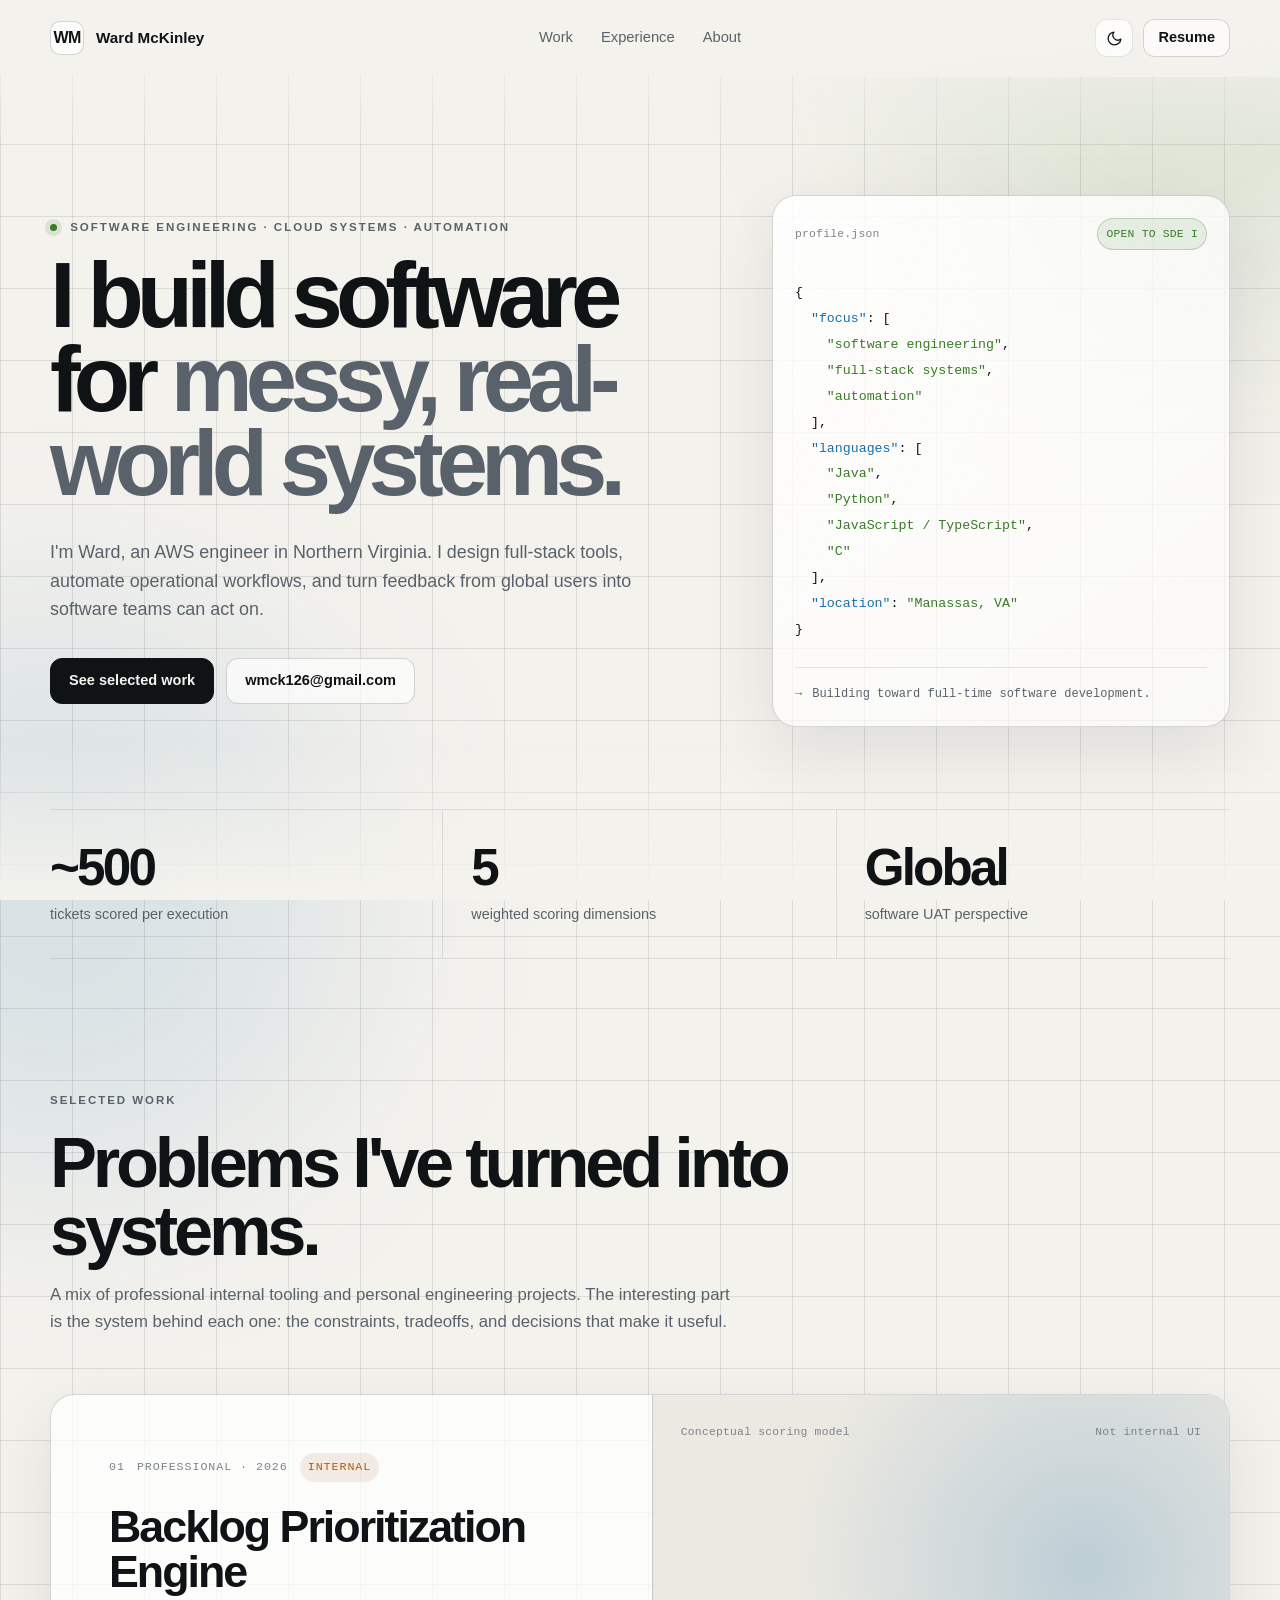
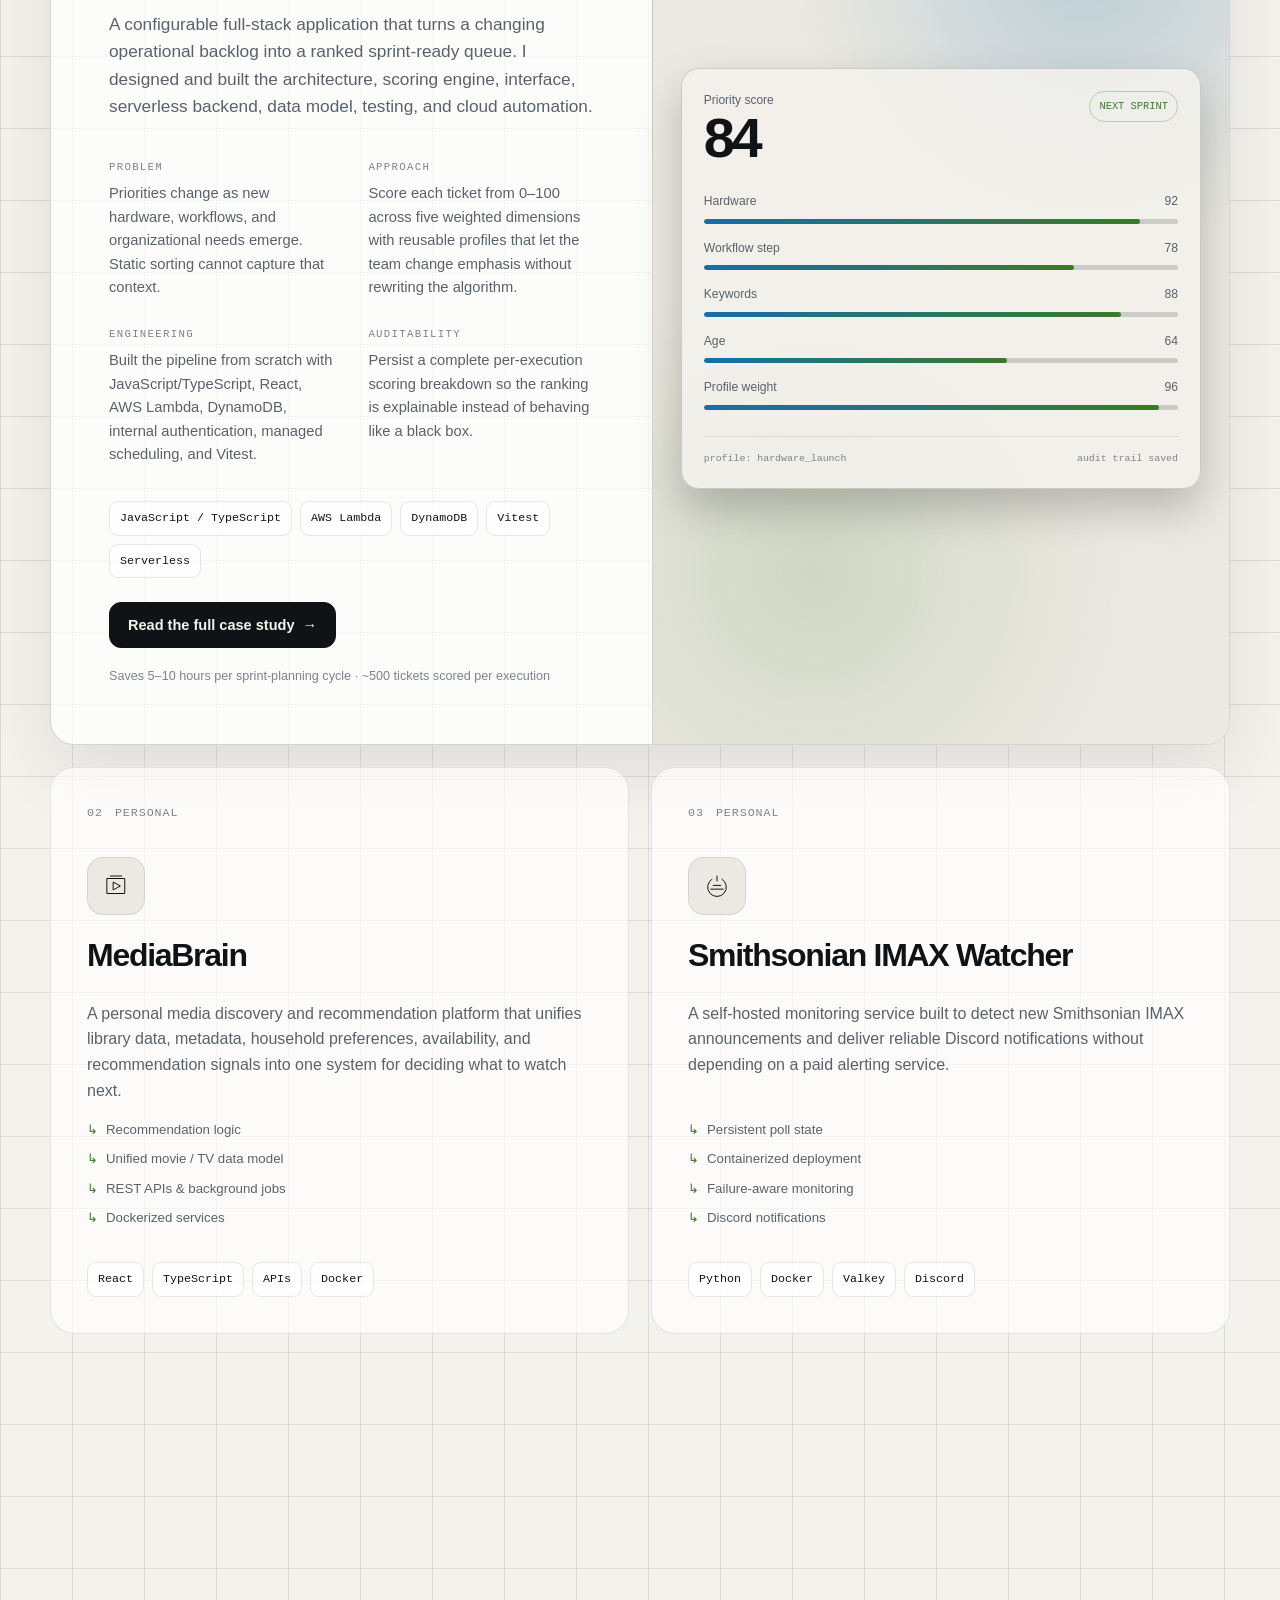
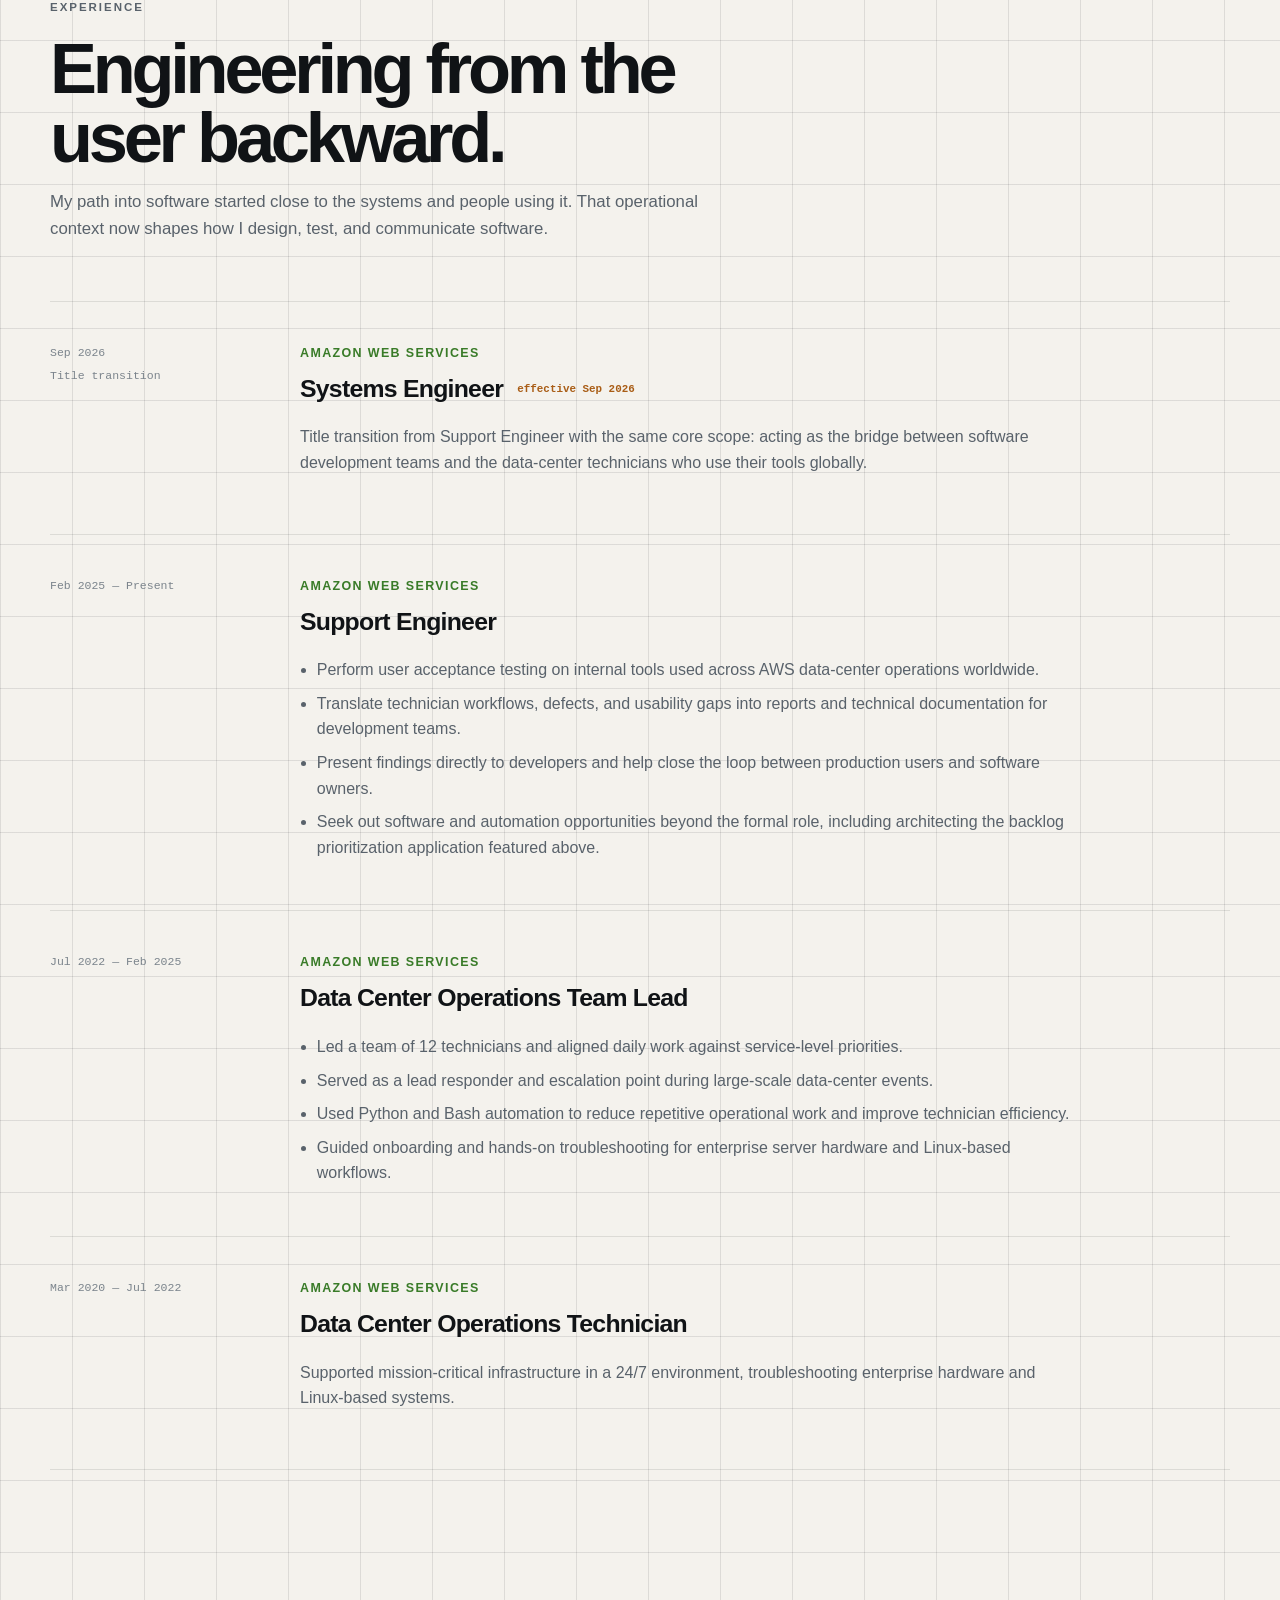
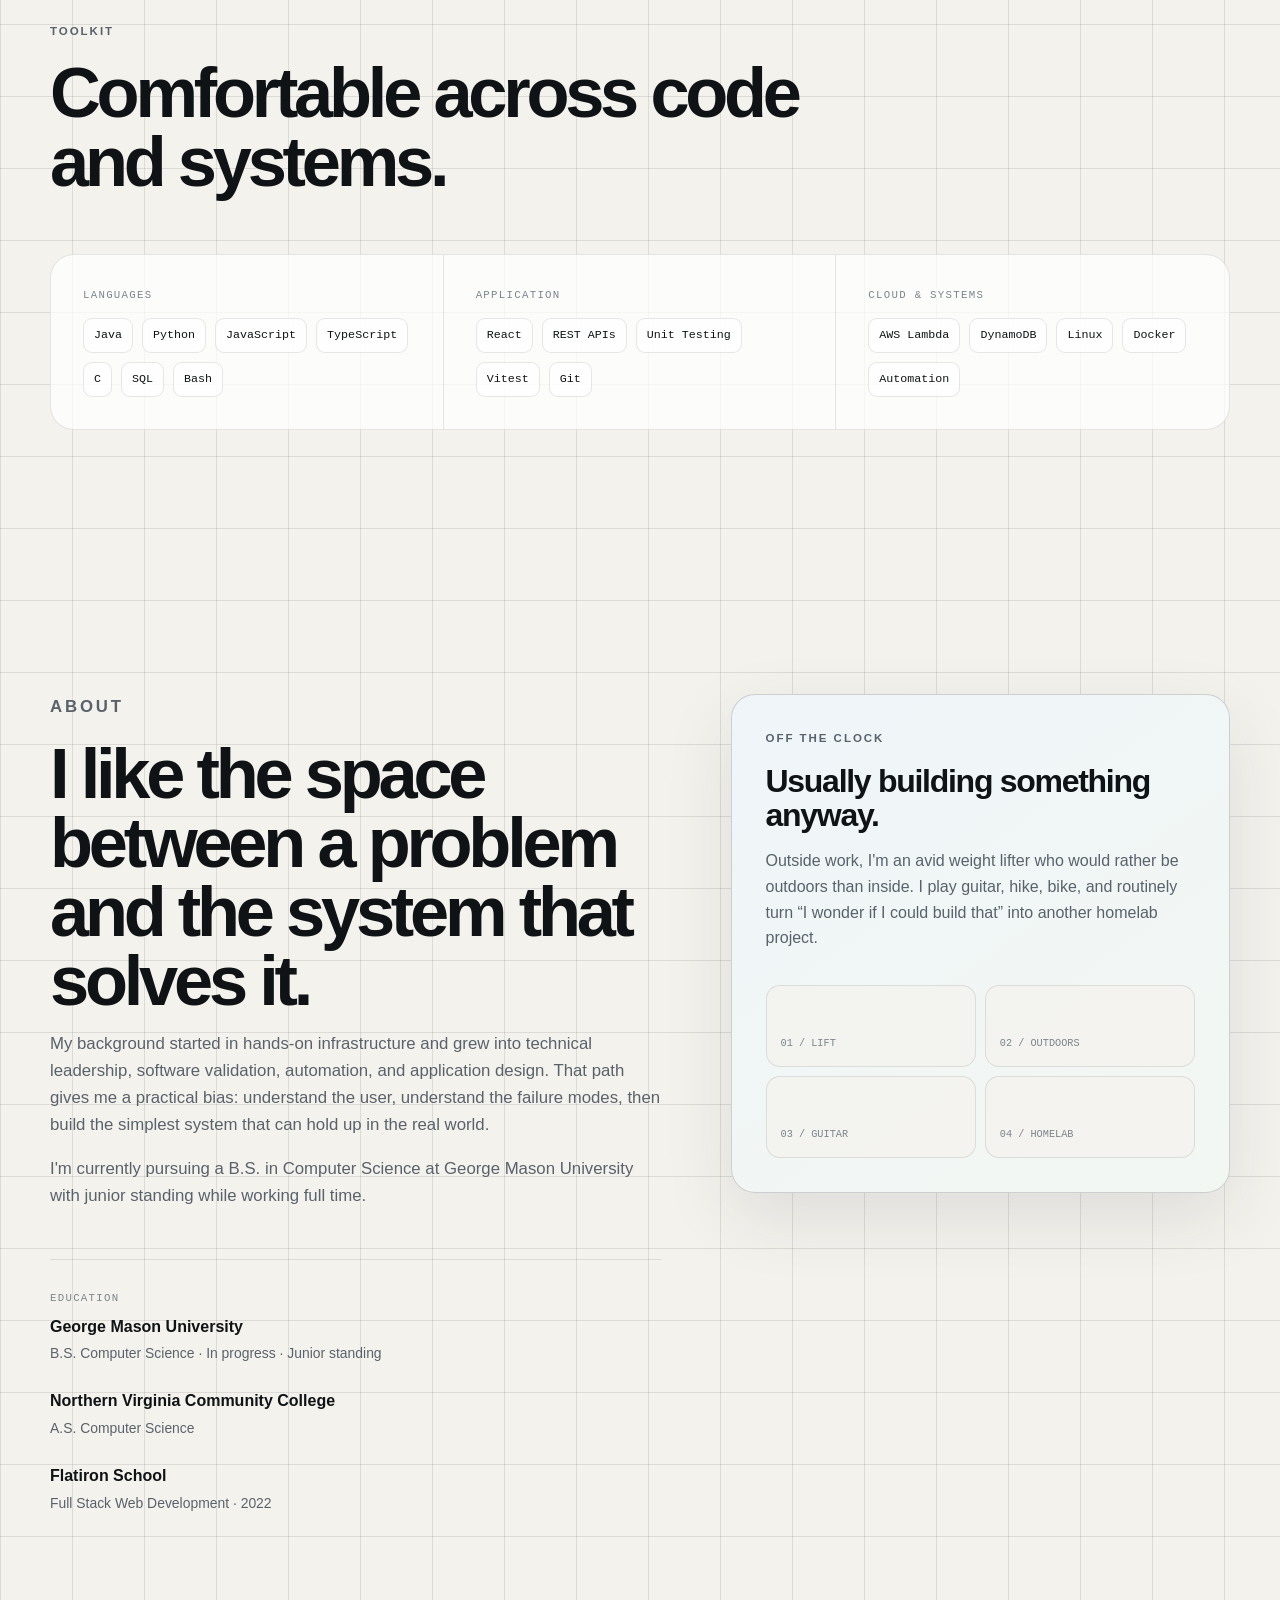
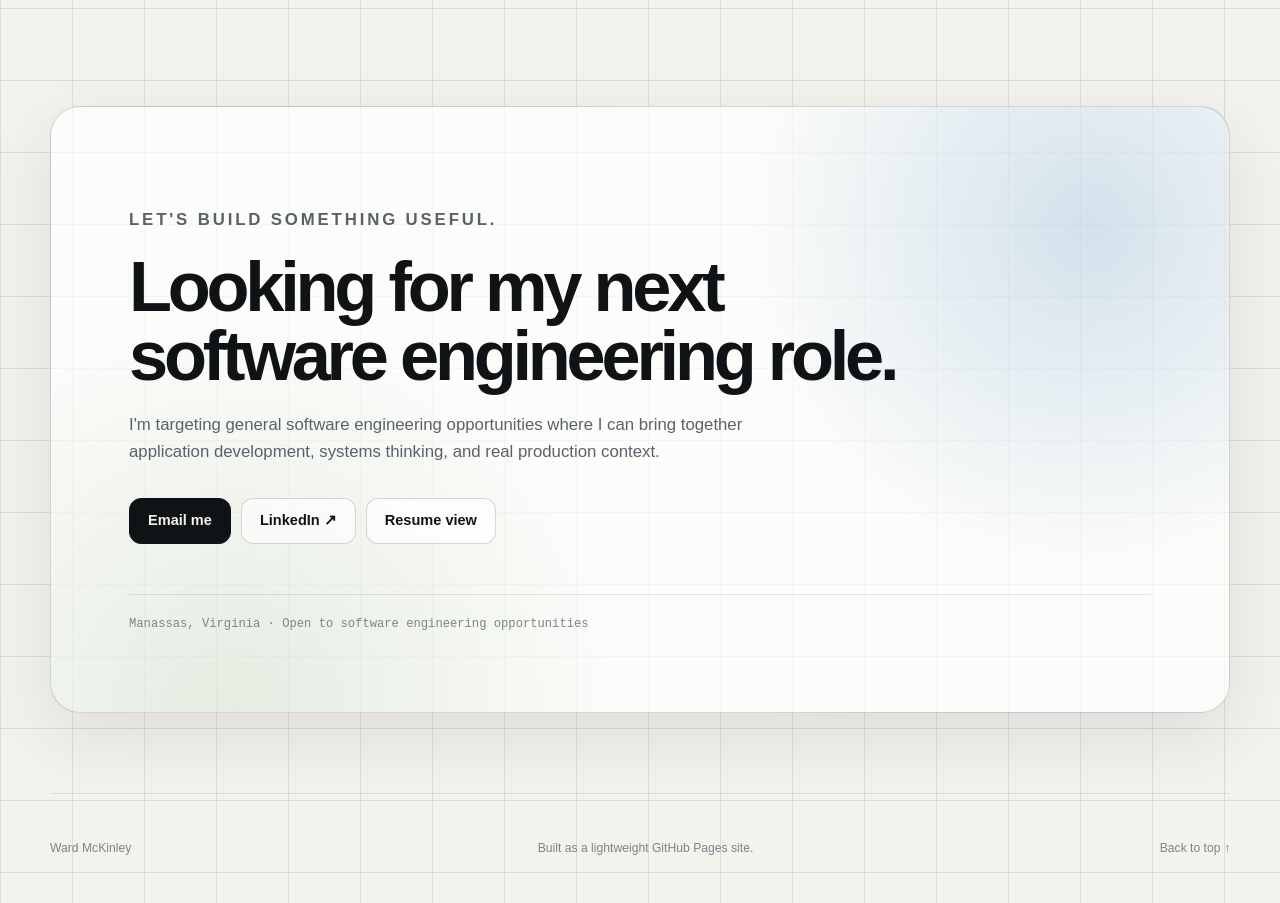
<file: index.html>
<!doctype html>
<html lang="en" data-theme="dark">
<head>
  <meta charset="utf-8" />
  <meta name="viewport" content="width=device-width, initial-scale=1" />
  <meta name="description" content="Ward McKinley — software engineer focused on full-stack tools, cloud systems, automation, and practical engineering." />
  <meta name="theme-color" content="#0b0d10" />
  <title>Ward McKinley — Software Engineer</title>
  <link rel="stylesheet" href="styles.css" />
</head>
<body>
  <a class="skip-link" href="#main">Skip to content</a>

  <div class="ambient ambient-one" aria-hidden="true"></div>
  <div class="ambient ambient-two" aria-hidden="true"></div>

  <header class="site-header" id="top">
    <nav class="nav shell" aria-label="Primary navigation">
      <a class="brand" href="#top" aria-label="Ward McKinley home">
        <span class="brand-mark">WM</span>
        <span class="brand-name">Ward McKinley</span>
      </a>

      <div class="nav-links">
        <a href="#work">Work</a>
        <a href="#experience">Experience</a>
        <a href="#about">About</a>
      </div>

      <div class="nav-actions">
        <button class="icon-button" id="themeToggle" type="button" aria-label="Toggle theme" title="Toggle theme">
          <svg class="sun-icon" viewBox="0 0 24 24" aria-hidden="true">
            <circle cx="12" cy="12" r="4"></circle>
            <path d="M12 2v2M12 20v2M4.93 4.93l1.42 1.42M17.66 17.66l1.41 1.41M2 12h2M20 12h2M4.93 19.07l1.42-1.42M17.66 6.34l1.41-1.41"></path>
          </svg>
          <svg class="moon-icon" viewBox="0 0 24 24" aria-hidden="true">
            <path d="M21 12.8A9 9 0 1 1 11.2 3 7 7 0 0 0 21 12.8Z"></path>
          </svg>
        </button>
        <a class="button button-small button-ghost" href="resume.html">Resume</a>
      </div>
    </nav>
  </header>

  <main id="main">
    <section class="hero shell">
      <div class="hero-copy reveal">
        <p class="eyebrow"><span class="status-dot"></span> Software engineering · cloud systems · automation</p>
        <h1>I build software for <span>messy, real-world systems.</span></h1>
        <p class="hero-lede">
          I'm Ward, an AWS engineer in Northern Virginia. I design full-stack tools, automate operational workflows,
          and turn feedback from global users into software teams can act on.
        </p>
        <div class="hero-actions">
          <a class="button button-primary" href="#work">See selected work</a>
          <a class="button button-ghost" href="mailto:wmck126@gmail.com">wmck126@gmail.com</a>
        </div>
      </div>

      <div class="hero-panel reveal" aria-label="Engineering profile summary">
        <div class="panel-topline">
          <span>profile.json</span>
          <span class="live-pill">OPEN TO SDE I</span>
        </div>
        <pre><code>{
  <span class="code-key">"focus"</span>: [
    <span class="code-string">"software engineering"</span>,
    <span class="code-string">"full-stack systems"</span>,
    <span class="code-string">"automation"</span>
  ],
  <span class="code-key">"languages"</span>: [
    <span class="code-string">"Java"</span>,
    <span class="code-string">"Python"</span>,
    <span class="code-string">"JavaScript / TypeScript"</span>,
    <span class="code-string">"C"</span>
  ],
  <span class="code-key">"location"</span>: <span class="code-string">"Manassas, VA"</span>
}</code></pre>
        <div class="terminal-line">
          <span class="prompt">→</span>
          <span>Building toward full-time software development.</span>
        </div>
      </div>
    </section>

    <section class="metrics shell reveal" aria-label="Selected engineering highlights">
      <article class="metric">
        <strong>~500</strong>
        <span>tickets scored per execution</span>
      </article>
      <article class="metric">
        <strong>5</strong>
        <span>weighted scoring dimensions</span>
      </article>
      <article class="metric">
        <strong>Global</strong>
        <span>software UAT perspective</span>
      </article>
    </section>

    <section class="section shell" id="work">
      <div class="section-heading reveal">
        <p class="eyebrow">Selected work</p>
        <h2>Problems I've turned into systems.</h2>
        <p>
          A mix of professional internal tooling and personal engineering projects. The interesting part is the system behind each one:
          the constraints, tradeoffs, and decisions that make it useful.
        </p>
      </div>

      <article class="project project-featured reveal">
        <div class="project-copy">
          <div class="project-meta">
            <span>01</span>
            <span>Professional · 2026</span>
            <span class="badge badge-private">Internal</span>
          </div>
          <h3>Backlog Prioritization Engine</h3>
          <p class="project-summary">
            A configurable full-stack application that turns a changing operational backlog into a ranked sprint-ready queue.
            I designed and built the architecture, scoring engine, interface, serverless backend, data model, testing, and cloud automation.
          </p>

          <div class="project-details">
            <div>
              <span class="detail-label">Problem</span>
              <p>Priorities change as new hardware, workflows, and organizational needs emerge. Static sorting cannot capture that context.</p>
            </div>
            <div>
              <span class="detail-label">Approach</span>
              <p>Score each ticket from 0–100 across five weighted dimensions with reusable profiles that let the team change emphasis without rewriting the algorithm.</p>
            </div>
            <div>
              <span class="detail-label">Engineering</span>
              <p>Built the pipeline from scratch with JavaScript/TypeScript, React, AWS Lambda, DynamoDB, internal authentication, managed scheduling, and Vitest.</p>
            </div>
            <div>
              <span class="detail-label">Auditability</span>
              <p>Persist a complete per-execution scoring breakdown so the ranking is explainable instead of behaving like a black box.</p>
            </div>
          </div>

          <div class="stack" aria-label="Project technologies">
            <span>JavaScript / TypeScript</span>
            <span>AWS Lambda</span>
            <span>DynamoDB</span>
            <span>Vitest</span>
            <span>Serverless</span>
          </div>
          <a class="button button-primary case-study-link" href="case-study.html">Read the full case study <span aria-hidden="true">→</span></a>
          <p class="project-note">Saves 5–10 hours per sprint-planning cycle · ~500 tickets scored per execution</p>
        </div>

        <div class="project-visual scoring-demo" aria-label="Conceptual scoring visualization — not an internal application screenshot">
          <div class="visual-caption">
            <span>Conceptual scoring model</span>
            <span>Not internal UI</span>
          </div>
          <div class="score-card">
            <div class="score-head">
              <div>
                <span class="muted">Priority score</span>
                <strong>84</strong>
              </div>
              <span class="score-badge">NEXT SPRINT</span>
            </div>
            <div class="score-bars">
              <div class="score-row">
                <div><span>Hardware</span><span>92</span></div>
                <div class="bar"><i style="--value:92%"></i></div>
              </div>
              <div class="score-row">
                <div><span>Workflow step</span><span>78</span></div>
                <div class="bar"><i style="--value:78%"></i></div>
              </div>
              <div class="score-row">
                <div><span>Keywords</span><span>88</span></div>
                <div class="bar"><i style="--value:88%"></i></div>
              </div>
              <div class="score-row">
                <div><span>Age</span><span>64</span></div>
                <div class="bar"><i style="--value:64%"></i></div>
              </div>
              <div class="score-row">
                <div><span>Profile weight</span><span>96</span></div>
                <div class="bar"><i style="--value:96%"></i></div>
              </div>
            </div>
            <div class="score-footer">
              <span>profile: hardware_launch</span>
              <span>audit trail saved</span>
            </div>
          </div>
        </div>
      </article>

      <div class="project-grid">
        <article class="project-card reveal">
          <div class="project-meta">
            <span>02</span>
            <span>Personal</span>
          </div>
          <div class="project-icon" aria-hidden="true">
            <svg viewBox="0 0 48 48"><path d="M10 12h28v24H10z"></path><path d="m20 18 11 6-11 6z"></path><path d="M15 8h18"></path></svg>
          </div>
          <h3>MediaBrain</h3>
          <p>
            A personal media discovery and recommendation platform that unifies library data, metadata, household preferences,
            availability, and recommendation signals into one system for deciding what to watch next.
          </p>
          <div class="project-mini-list">
            <span>Recommendation logic</span>
            <span>Unified movie / TV data model</span>
            <span>REST APIs & background jobs</span>
            <span>Dockerized services</span>
          </div>
          <div class="stack">
            <span>React</span>
            <span>TypeScript</span>
            <span>APIs</span>
            <span>Docker</span>
          </div>
        </article>

        <article class="project-card reveal">
          <div class="project-meta">
            <span>03</span>
            <span>Personal</span>
          </div>
          <div class="project-icon" aria-hidden="true">
            <svg viewBox="0 0 48 48"><path d="M24 8v8"></path><path d="M16 13a15 15 0 1 0 16 0"></path><path d="M14 29h20"></path><path d="M18 23h12"></path></svg>
          </div>
          <h3>Smithsonian IMAX Watcher</h3>
          <p>
            A self-hosted monitoring service built to detect new Smithsonian IMAX announcements and deliver reliable Discord notifications
            without depending on a paid alerting service.
          </p>
          <div class="project-mini-list">
            <span>Persistent poll state</span>
            <span>Containerized deployment</span>
            <span>Failure-aware monitoring</span>
            <span>Discord notifications</span>
          </div>
          <div class="stack">
            <span>Python</span>
            <span>Docker</span>
            <span>Valkey</span>
            <span>Discord</span>
          </div>
        </article>
      </div>
    </section>

    <section class="section shell" id="experience">
      <div class="section-heading reveal">
        <p class="eyebrow">Experience</p>
        <h2>Engineering from the user backward.</h2>
        <p>
          My path into software started close to the systems and people using it. That operational context now shapes how I design,
          test, and communicate software.
        </p>
      </div>

      <div class="timeline">
        <article class="timeline-item reveal">
          <div class="timeline-date">
            <span>Sep 2026</span>
            <span>Title transition</span>
          </div>
          <div class="timeline-body">
            <p class="company">Amazon Web Services</p>
            <h3>Systems Engineer <span class="future-label">effective Sep 2026</span></h3>
            <p>
              Title transition from Support Engineer with the same core scope: acting as the bridge between software development teams
              and the data-center technicians who use their tools globally.
            </p>
          </div>
        </article>

        <article class="timeline-item reveal">
          <div class="timeline-date">
            <span>Feb 2025 — Present</span>
          </div>
          <div class="timeline-body">
            <p class="company">Amazon Web Services</p>
            <h3>Support Engineer</h3>
            <ul>
              <li>Perform user acceptance testing on internal tools used across AWS data-center operations worldwide.</li>
              <li>Translate technician workflows, defects, and usability gaps into reports and technical documentation for development teams.</li>
              <li>Present findings directly to developers and help close the loop between production users and software owners.</li>
              <li>Seek out software and automation opportunities beyond the formal role, including architecting the backlog prioritization application featured above.</li>
            </ul>
          </div>
        </article>

        <article class="timeline-item reveal">
          <div class="timeline-date">
            <span>Jul 2022 — Feb 2025</span>
          </div>
          <div class="timeline-body">
            <p class="company">Amazon Web Services</p>
            <h3>Data Center Operations Team Lead</h3>
            <ul>
              <li>Led a team of 12 technicians and aligned daily work against service-level priorities.</li>
              <li>Served as a lead responder and escalation point during large-scale data-center events.</li>
              <li>Used Python and Bash automation to reduce repetitive operational work and improve technician efficiency.</li>
              <li>Guided onboarding and hands-on troubleshooting for enterprise server hardware and Linux-based workflows.</li>
            </ul>
          </div>
        </article>

        <article class="timeline-item timeline-compact reveal">
          <div class="timeline-date">
            <span>Mar 2020 — Jul 2022</span>
          </div>
          <div class="timeline-body">
            <p class="company">Amazon Web Services</p>
            <h3>Data Center Operations Technician</h3>
            <p>Supported mission-critical infrastructure in a 24/7 environment, troubleshooting enterprise hardware and Linux-based systems.</p>
          </div>
        </article>
      </div>
    </section>

    <section class="section shell toolkit-section">
      <div class="section-heading reveal">
        <p class="eyebrow">Toolkit</p>
        <h2>Comfortable across code and systems.</h2>
      </div>

      <div class="toolkit-grid reveal">
        <div class="tool-group">
          <span class="detail-label">Languages</span>
          <div class="tool-list">
            <span>Java</span><span>Python</span><span>JavaScript</span><span>TypeScript</span><span>C</span><span>SQL</span><span>Bash</span>
          </div>
        </div>
        <div class="tool-group">
          <span class="detail-label">Application</span>
          <div class="tool-list">
            <span>React</span><span>REST APIs</span><span>Unit Testing</span><span>Vitest</span><span>Git</span>
          </div>
        </div>
        <div class="tool-group">
          <span class="detail-label">Cloud & systems</span>
          <div class="tool-list">
            <span>AWS Lambda</span><span>DynamoDB</span><span>Linux</span><span>Docker</span><span>Automation</span>
          </div>
        </div>
      </div>
    </section>

    <section class="section shell split-section" id="about">
      <div class="about-copy reveal">
        <p class="eyebrow">About</p>
        <h2>I like the space between a problem and the system that solves it.</h2>
        <p>
          My background started in hands-on infrastructure and grew into technical leadership, software validation, automation,
          and application design. That path gives me a practical bias: understand the user, understand the failure modes, then build
          the simplest system that can hold up in the real world.
        </p>
        <p>
          I'm currently pursuing a B.S. in Computer Science at George Mason University with junior standing while working full time.
        </p>

        <div class="education">
          <div>
            <span class="detail-label">Education</span>
            <h3>George Mason University</h3>
            <p>B.S. Computer Science · In progress · Junior standing</p>
          </div>
          <div>
            <h3>Northern Virginia Community College</h3>
            <p>A.S. Computer Science</p>
          </div>
          <div>
            <h3>Flatiron School</h3>
            <p>Full Stack Web Development · 2022</p>
          </div>
        </div>
      </div>

      <aside class="off-clock reveal">
        <p class="eyebrow">Off the clock</p>
        <h3>Usually building something anyway.</h3>
        <p>
          Outside work, I'm an avid weight lifter who would rather be outdoors than inside. I play guitar, hike, bike,
          and routinely turn “I wonder if I could build that” into another homelab project.
        </p>
        <div class="off-clock-grid" aria-hidden="true">
          <span>01 / LIFT</span>
          <span>02 / OUTDOORS</span>
          <span>03 / GUITAR</span>
          <span>04 / HOMELAB</span>
        </div>
      </aside>
    </section>

    <section class="contact shell reveal" id="contact">
      <p class="eyebrow">Let's build something useful.</p>
      <h2>Looking for my next software engineering role.</h2>
      <p>
        I'm targeting general software engineering opportunities where I can bring together application development,
        systems thinking, and real production context.
      </p>
      <div class="contact-actions">
        <a class="button button-primary" href="mailto:wmck126@gmail.com">Email me</a>
        <a class="button button-ghost" href="https://www.linkedin.com/in/ward-mckinley/" target="_blank" rel="noreferrer">LinkedIn ↗</a>
        <a class="button button-ghost" href="resume.html">Resume view</a>
      </div>
      <div class="location-line">Manassas, Virginia · Open to software engineering opportunities</div>
    </section>
  </main>

  <footer class="footer shell">
    <span>Ward McKinley</span>
    <span>Built as a lightweight GitHub Pages site.</span>
    <a href="#top">Back to top ↑</a>
  </footer>

  <script src="script.js"></script>
</body>
</html>
</file>
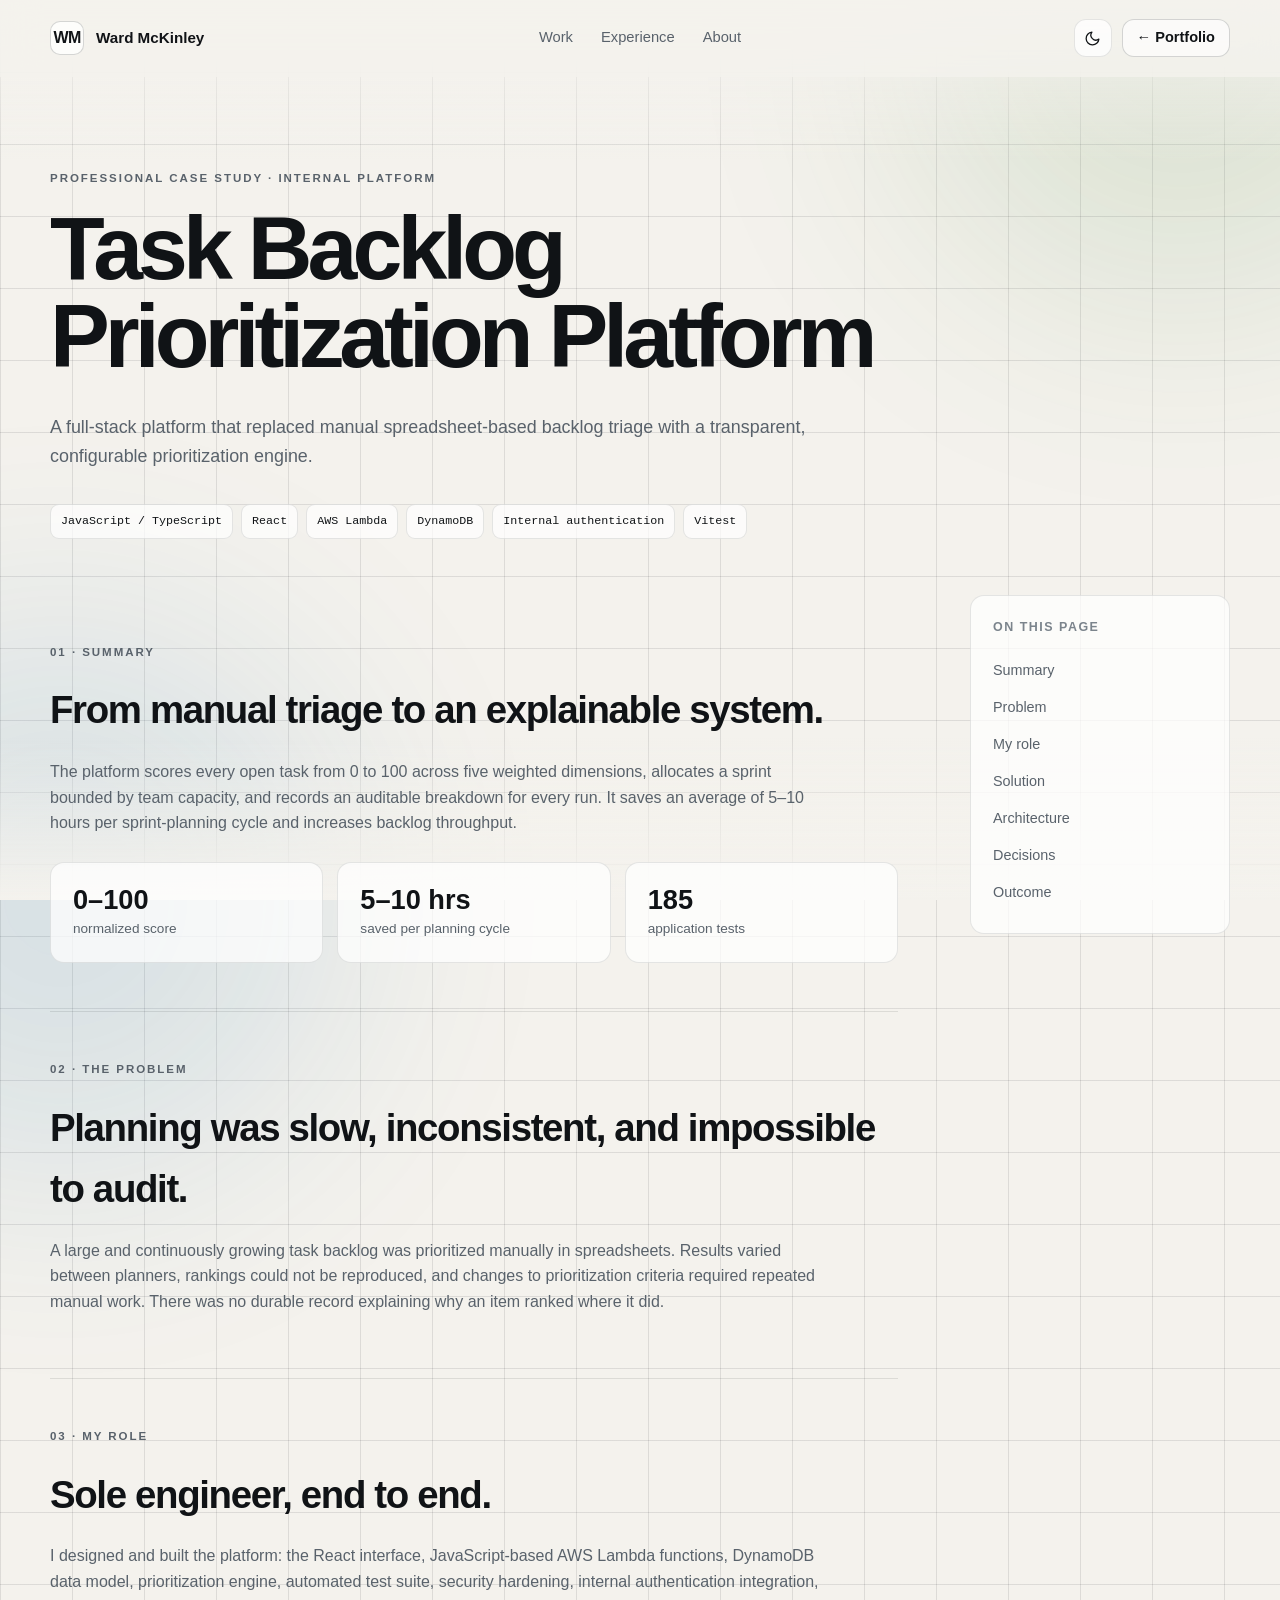
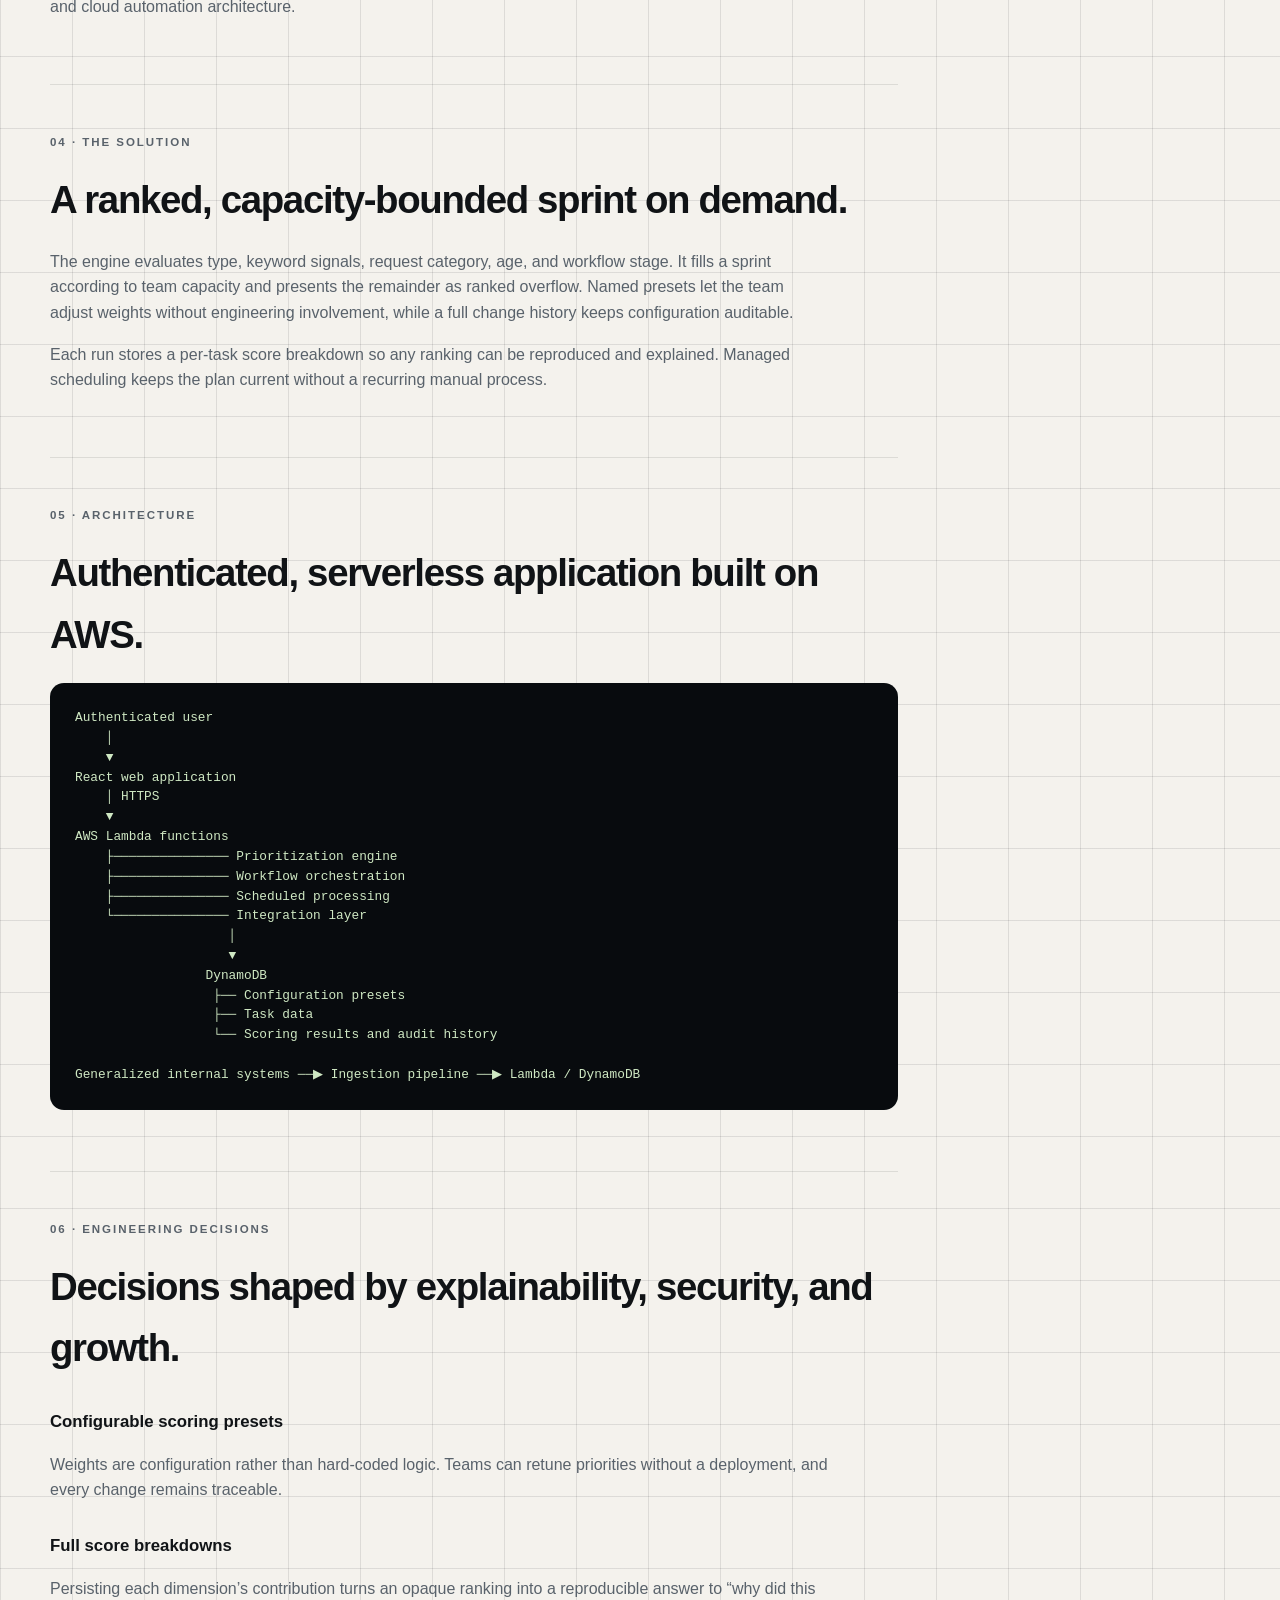
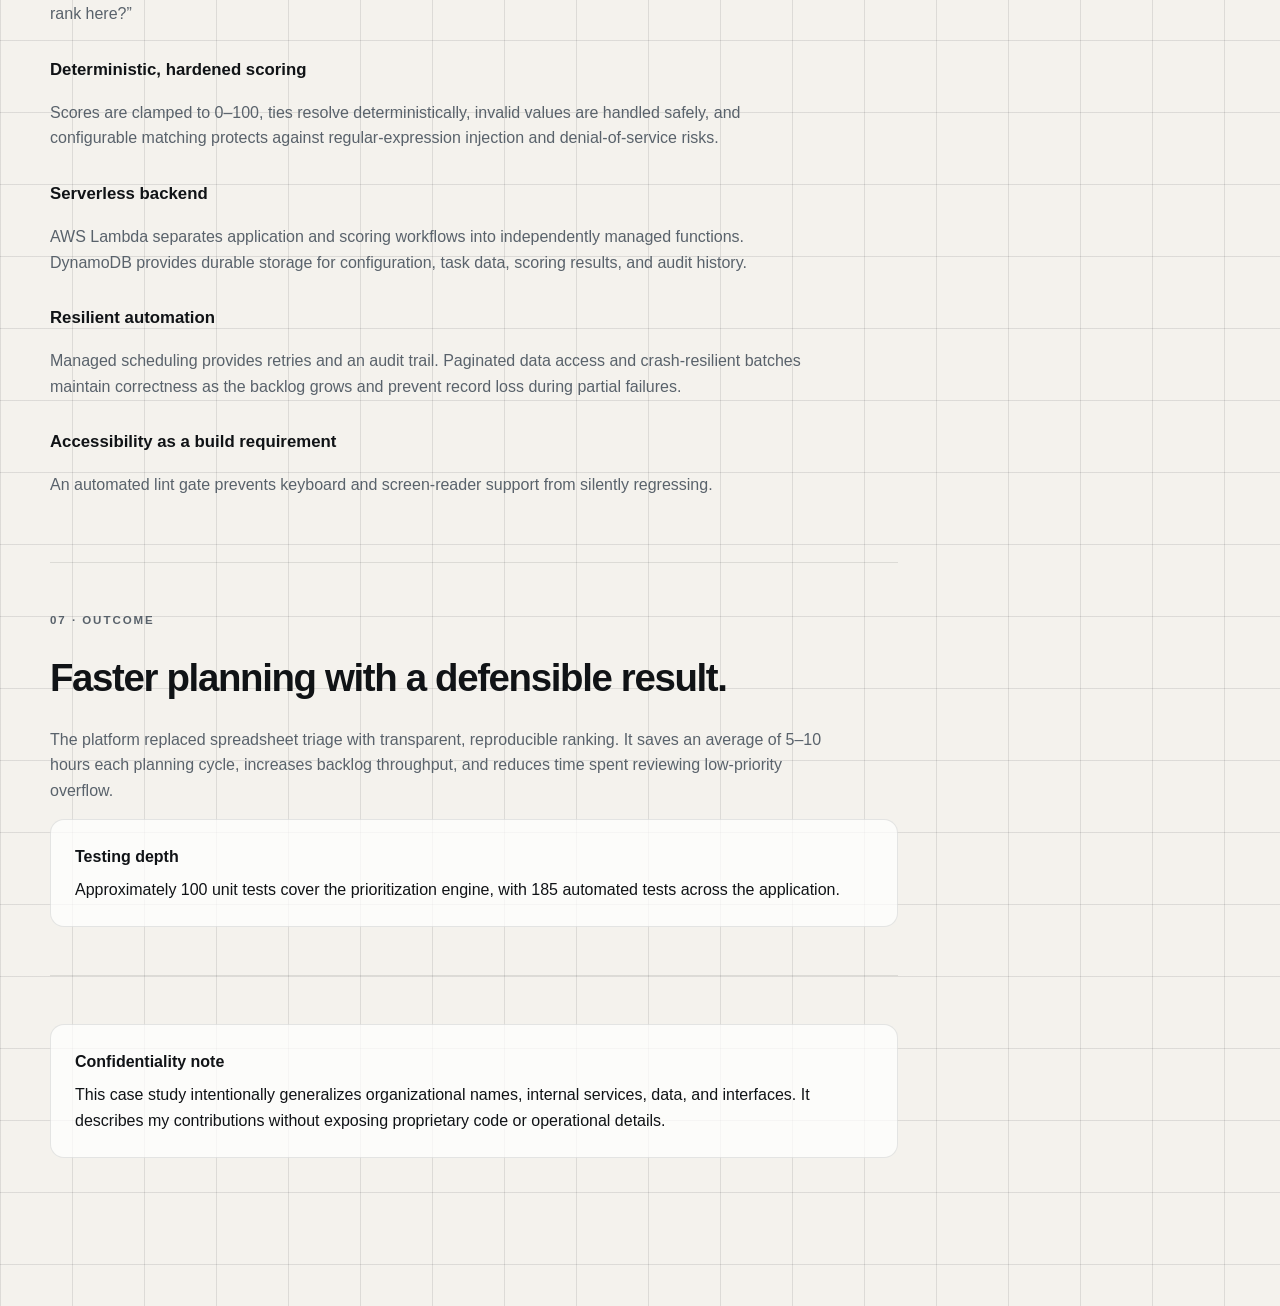
<file: case-study.html>
<!doctype html>
<html lang="en" data-theme="dark">
<head>
  <meta charset="utf-8" />
  <meta name="viewport" content="width=device-width, initial-scale=1" />
  <meta name="description" content="Case study: a serverless full-stack task backlog prioritization platform built with AWS Lambda and DynamoDB." />
  <meta name="theme-color" content="#0b0d10" />
  <title>Task Backlog Prioritization Platform — Ward McKinley</title>
  <link rel="stylesheet" href="styles.css" />
</head>
<body>
  <a class="skip-link" href="#main">Skip to content</a>
  <div class="ambient ambient-one" aria-hidden="true"></div>
  <div class="ambient ambient-two" aria-hidden="true"></div>

  <header class="site-header" id="top">
    <nav class="nav shell" aria-label="Primary navigation">
      <a class="brand" href="index.html" aria-label="Ward McKinley home">
        <span class="brand-mark">WM</span><span class="brand-name">Ward McKinley</span>
      </a>
      <div class="nav-links"><a href="index.html#work">Work</a><a href="index.html#experience">Experience</a><a href="index.html#about">About</a></div>
      <div class="nav-actions">
        <button class="icon-button" id="themeToggle" type="button" aria-label="Toggle theme" title="Toggle theme">
          <svg class="sun-icon" viewBox="0 0 24 24" aria-hidden="true"><circle cx="12" cy="12" r="4"></circle><path d="M12 2v2M12 20v2M4.93 4.93l1.42 1.42M17.66 17.66l1.41 1.41M2 12h2M20 12h2M4.93 19.07l1.42-1.42M17.66 6.34l1.41-1.41"></path></svg>
          <svg class="moon-icon" viewBox="0 0 24 24" aria-hidden="true"><path d="M21 12.8A9 9 0 1 1 11.2 3 7 7 0 0 0 21 12.8Z"></path></svg>
        </button>
        <a class="button button-small button-ghost" href="index.html">← Portfolio</a>
      </div>
    </nav>
  </header>

  <main id="main">
    <section class="case-hero shell reveal">
      <p class="eyebrow">Professional case study · Internal platform</p>
      <h1>Task Backlog Prioritization Platform</h1>
      <p class="hero-lede">A full-stack platform that replaced manual spreadsheet-based backlog triage with a transparent, configurable prioritization engine.</p>
      <div class="case-meta stack" aria-label="Project technologies"><span>JavaScript / TypeScript</span><span>React</span><span>AWS Lambda</span><span>DynamoDB</span><span>Internal authentication</span><span>Vitest</span></div>
    </section>

    <div class="case-layout shell">
      <article class="case-body">
        <section class="case-section" id="summary">
          <p class="eyebrow">01 · Summary</p>
          <h2>From manual triage to an explainable system.</h2>
          <p>The platform scores every open task from 0 to 100 across five weighted dimensions, allocates a sprint bounded by team capacity, and records an auditable breakdown for every run. It saves an average of 5–10 hours per sprint-planning cycle and increases backlog throughput.</p>
          <div class="outcome-grid"><article><strong>0–100</strong><span>normalized score</span></article><article><strong>5–10 hrs</strong><span>saved per planning cycle</span></article><article><strong>185</strong><span>application tests</span></article></div>
        </section>

        <section class="case-section" id="problem">
          <p class="eyebrow">02 · The problem</p><h2>Planning was slow, inconsistent, and impossible to audit.</h2>
          <p>A large and continuously growing task backlog was prioritized manually in spreadsheets. Results varied between planners, rankings could not be reproduced, and changes to prioritization criteria required repeated manual work. There was no durable record explaining why an item ranked where it did.</p>
        </section>

        <section class="case-section" id="role">
          <p class="eyebrow">03 · My role</p><h2>Sole engineer, end to end.</h2>
          <p>I designed and built the platform: the React interface, JavaScript-based AWS Lambda functions, DynamoDB data model, prioritization engine, automated test suite, security hardening, internal authentication integration, and cloud automation architecture.</p>
        </section>

        <section class="case-section" id="solution">
          <p class="eyebrow">04 · The solution</p><h2>A ranked, capacity-bounded sprint on demand.</h2>
          <p>The engine evaluates type, keyword signals, request category, age, and workflow stage. It fills a sprint according to team capacity and presents the remainder as ranked overflow. Named presets let the team adjust weights without engineering involvement, while a full change history keeps configuration auditable.</p>
          <p>Each run stores a per-task score breakdown so any ranking can be reproduced and explained. Managed scheduling keeps the plan current without a recurring manual process.</p>
        </section>

        <section class="case-section" id="architecture">
          <p class="eyebrow">05 · Architecture</p><h2>Authenticated, serverless application built on AWS.</h2>
          <pre class="architecture" aria-label="Generalized platform architecture">Authenticated user
    │
    ▼
React web application
    │ HTTPS
    ▼
AWS Lambda functions
    ├─────────────── Prioritization engine
    ├─────────────── Workflow orchestration
    ├─────────────── Scheduled processing
    └─────────────── Integration layer
                    │
                    ▼
                 DynamoDB
                  ├── Configuration presets
                  ├── Task data
                  └── Scoring results and audit history

Generalized internal systems ──▶ Ingestion pipeline ──▶ Lambda / DynamoDB</pre>
        </section>

        <section class="case-section" id="decisions">
          <p class="eyebrow">06 · Engineering decisions</p><h2>Decisions shaped by explainability, security, and growth.</h2>
          <h3>Configurable scoring presets</h3><p>Weights are configuration rather than hard-coded logic. Teams can retune priorities without a deployment, and every change remains traceable.</p>
          <h3>Full score breakdowns</h3><p>Persisting each dimension’s contribution turns an opaque ranking into a reproducible answer to “why did this rank here?”</p>
          <h3>Deterministic, hardened scoring</h3><p>Scores are clamped to 0–100, ties resolve deterministically, invalid values are handled safely, and configurable matching protects against regular-expression injection and denial-of-service risks.</p>
          <h3>Serverless backend</h3><p>AWS Lambda separates application and scoring workflows into independently managed functions. DynamoDB provides durable storage for configuration, task data, scoring results, and audit history.</p>
          <h3>Resilient automation</h3><p>Managed scheduling provides retries and an audit trail. Paginated data access and crash-resilient batches maintain correctness as the backlog grows and prevent record loss during partial failures.</p>
          <h3>Accessibility as a build requirement</h3><p>An automated lint gate prevents keyboard and screen-reader support from silently regressing.</p>
        </section>

        <section class="case-section" id="outcome">
          <p class="eyebrow">07 · Outcome</p><h2>Faster planning with a defensible result.</h2>
          <p>The platform replaced spreadsheet triage with transparent, reproducible ranking. It saves an average of 5–10 hours each planning cycle, increases backlog throughput, and reduces time spent reviewing low-priority overflow.</p>
          <div class="case-callout"><strong>Testing depth</strong>Approximately 100 unit tests cover the prioritization engine, with 185 automated tests across the application.</div>
        </section>

        <section class="case-section">
          <div class="case-callout"><strong>Confidentiality note</strong>This case study intentionally generalizes organizational names, internal services, data, and interfaces. It describes my contributions without exposing proprietary code or operational details.</div>
        </section>
      </article>

      <aside class="case-sidebar" aria-label="Case study sections"><p>On this page</p><a href="#summary">Summary</a><a href="#problem">Problem</a><a href="#role">My role</a><a href="#solution">Solution</a><a href="#architecture">Architecture</a><a href="#decisions">Decisions</a><a href="#outcome">Outcome</a></aside>
    </div>
  </main>
  <script src="script.js"></script>
</body>
</html>
</file>
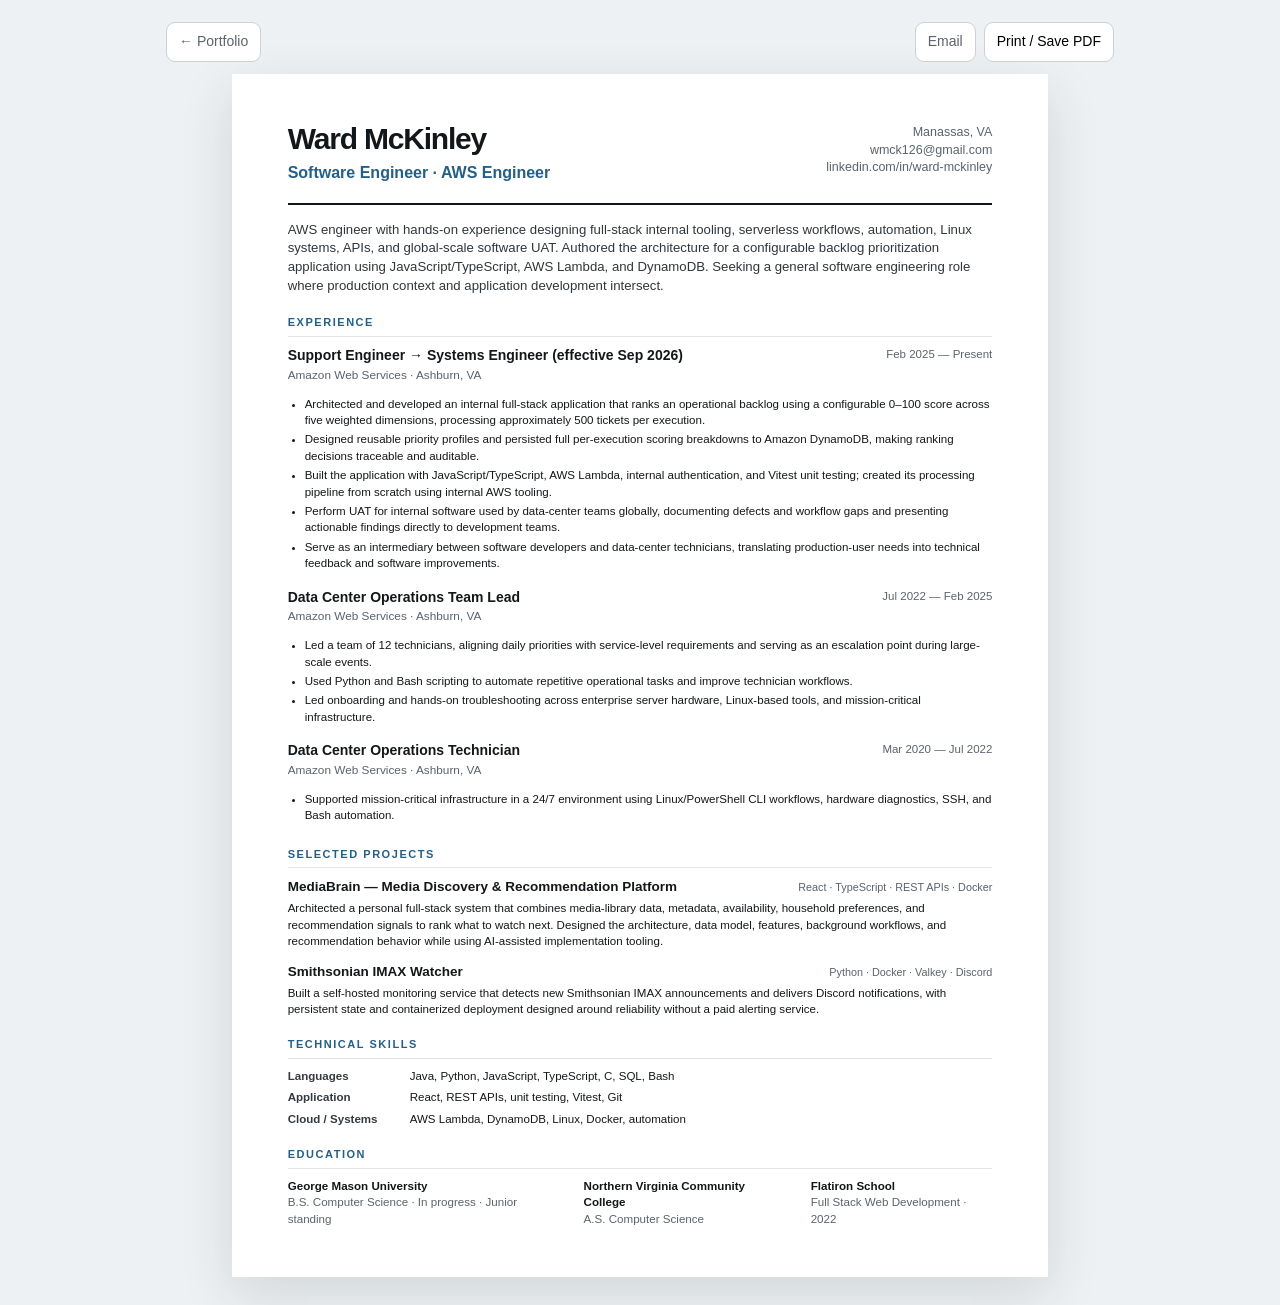
<file: resume.html>
<!doctype html>
<html lang="en">
<head>
  <meta charset="utf-8" />
  <meta name="viewport" content="width=device-width, initial-scale=1" />
  <meta name="description" content="Ward McKinley — software engineering resume" />
  <title>Ward McKinley — Resume</title>
  <style>
    :root {
      --ink: #14171a;
      --muted: #5b636b;
      --line: #dfe3e6;
      --accent: #245f87;
      --paper: #fff;
      --bg: #eef1f3;
    }
    * { box-sizing: border-box; }
    body {
      margin: 0;
      background: var(--bg);
      color: var(--ink);
      font-family: Inter, ui-sans-serif, -apple-system, BlinkMacSystemFont, "Segoe UI", sans-serif;
      line-height: 1.42;
    }
    a { color: inherit; text-decoration: none; }
    .toolbar {
      max-width: 980px; margin: 22px auto 12px; display: flex; justify-content: space-between; align-items: center;
      padding: 0 16px; color: var(--muted); font-size: 14px;
    }
    .toolbar div { display: flex; gap: 8px; }
    .toolbar a, .toolbar button {
      border: 1px solid #cbd1d6; background: #fff; border-radius: 9px; padding: 9px 12px;
      font: inherit; cursor: pointer;
    }
    .page {
      width: min(calc(100% - 28px), 8.5in);
      min-height: 11in;
      margin: 0 auto 28px;
      background: var(--paper);
      box-shadow: 0 18px 50px rgba(30,40,50,.13);
      padding: .52in .58in;
    }
    header { display: grid; grid-template-columns: 1fr auto; gap: 24px; padding-bottom: 18px; border-bottom: 2px solid var(--ink); }
    h1 { margin: 0; font-size: 30px; line-height: 1; letter-spacing: -.04em; }
    .headline { margin: 8px 0 0; font-weight: 700; color: var(--accent); }
    .contact { text-align: right; font-size: 12.5px; color: var(--muted); }
    .contact a { display: block; }
    .summary { margin: 16px 0 0; font-size: 13.2px; color: #30363b; }
    section { margin-top: 20px; }
    .section-title {
      margin: 0 0 9px; font-size: 11px; text-transform: uppercase; letter-spacing: .14em; color: var(--accent);
      border-bottom: 1px solid var(--line); padding-bottom: 5px;
    }
    .role { display: grid; grid-template-columns: 1fr auto; gap: 4px 18px; margin-top: 13px; }
    .role:first-of-type { margin-top: 0; }
    .role h3 { margin: 0; font-size: 14px; }
    .role .date { color: var(--muted); font-size: 11.5px; white-space: nowrap; }
    .role .company { margin: 1px 0 5px; font-size: 11.8px; color: var(--muted); }
    .role ul { grid-column: 1 / -1; margin: 3px 0 0; padding-left: 17px; font-size: 11.55px; }
    .role li { margin-bottom: 3px; }
    .project { margin-top: 12px; }
    .project:first-of-type { margin-top: 0; }
    .project-head { display: flex; justify-content: space-between; align-items: baseline; gap: 18px; }
    .project h3 { margin: 0; font-size: 13.5px; }
    .stack { color: var(--muted); font-size: 10.8px; text-align: right; }
    .project p { margin: 4px 0 0; font-size: 11.55px; }
    .skills-grid { display: grid; grid-template-columns: 110px 1fr; gap: 5px 12px; font-size: 11.55px; }
    .skills-grid strong { color: #343a40; }
    .edu { display: flex; justify-content: space-between; gap: 24px; margin-top: 8px; font-size: 11.6px; }
    .edu strong { display: block; }
    .edu span { color: var(--muted); }
    .note { color: var(--muted); font-size: 10.5px; margin-top: 6px; }
    @media (max-width: 650px) {
      .page { padding: 30px 24px; }
      header { grid-template-columns: 1fr; }
      .contact { text-align: left; }
      .project-head, .edu { flex-direction: column; gap: 2px; }
      .stack { text-align: left; }
    }
    @media print {
      @page { size: Letter; margin: 0; }
      body { background: #fff; }
      .toolbar { display: none; }
      .page {
        width: 8.5in; height: 11in; min-height: 0; margin: 0; box-shadow: none;
        padding: .42in .5in;
      }
      section { margin-top: 15px; }
      .role { margin-top: 10px; }
      .role ul { font-size: 10.8px; }
      .project p, .skills-grid, .edu { font-size: 10.8px; }
      .summary { font-size: 12px; }
    }
  </style>
</head>
<body>
  <div class="toolbar">
    <a href="index.html">← Portfolio</a>
    <div>
      <a href="mailto:wmck126@gmail.com">Email</a>
      <button type="button" onclick="window.print()">Print / Save PDF</button>
    </div>
  </div>

  <main class="page">
    <header>
      <div>
        <h1>Ward McKinley</h1>
        <p class="headline">Software Engineer · AWS Engineer</p>
      </div>
      <div class="contact">
        <span>Manassas, VA</span>
        <a href="mailto:wmck126@gmail.com">wmck126@gmail.com</a>
        <a href="https://www.linkedin.com/in/ward-mckinley/">linkedin.com/in/ward-mckinley</a>
      </div>
    </header>

    <p class="summary">
      AWS engineer with hands-on experience designing full-stack internal tooling, serverless workflows, automation, Linux systems,
      APIs, and global-scale software UAT. Authored the architecture for a configurable backlog prioritization application using
      JavaScript/TypeScript, AWS Lambda, and DynamoDB. Seeking a general software engineering role where production context and
      application development intersect.
    </p>

    <section>
      <h2 class="section-title">Experience</h2>

      <div class="role">
        <div>
          <h3>Support Engineer → Systems Engineer (effective Sep 2026)</h3>
          <p class="company">Amazon Web Services · Ashburn, VA</p>
        </div>
        <div class="date">Feb 2025 — Present</div>
        <ul>
          <li>Architected and developed an internal full-stack application that ranks an operational backlog using a configurable 0–100 score across five weighted dimensions, processing approximately 500 tickets per execution.</li>
          <li>Designed reusable priority profiles and persisted full per-execution scoring breakdowns to Amazon DynamoDB, making ranking decisions traceable and auditable.</li>
          <li>Built the application with JavaScript/TypeScript, AWS Lambda, internal authentication, and Vitest unit testing; created its processing pipeline from scratch using internal AWS tooling.</li>
          <li>Perform UAT for internal software used by data-center teams globally, documenting defects and workflow gaps and presenting actionable findings directly to development teams.</li>
          <li>Serve as an intermediary between software developers and data-center technicians, translating production-user needs into technical feedback and software improvements.</li>
        </ul>
      </div>

      <div class="role">
        <div>
          <h3>Data Center Operations Team Lead</h3>
          <p class="company">Amazon Web Services · Ashburn, VA</p>
        </div>
        <div class="date">Jul 2022 — Feb 2025</div>
        <ul>
          <li>Led a team of 12 technicians, aligning daily priorities with service-level requirements and serving as an escalation point during large-scale events.</li>
          <li>Used Python and Bash scripting to automate repetitive operational tasks and improve technician workflows.</li>
          <li>Led onboarding and hands-on troubleshooting across enterprise server hardware, Linux-based tools, and mission-critical infrastructure.</li>
        </ul>
      </div>

      <div class="role">
        <div>
          <h3>Data Center Operations Technician</h3>
          <p class="company">Amazon Web Services · Ashburn, VA</p>
        </div>
        <div class="date">Mar 2020 — Jul 2022</div>
        <ul>
          <li>Supported mission-critical infrastructure in a 24/7 environment using Linux/PowerShell CLI workflows, hardware diagnostics, SSH, and Bash automation.</li>
        </ul>
      </div>
    </section>

    <section>
      <h2 class="section-title">Selected Projects</h2>

      <div class="project">
        <div class="project-head">
          <h3>MediaBrain — Media Discovery & Recommendation Platform</h3>
          <span class="stack">React · TypeScript · REST APIs · Docker</span>
        </div>
        <p>Architected a personal full-stack system that combines media-library data, metadata, availability, household preferences, and recommendation signals to rank what to watch next. Designed the architecture, data model, features, background workflows, and recommendation behavior while using AI-assisted implementation tooling.</p>
      </div>

      <div class="project">
        <div class="project-head">
          <h3>Smithsonian IMAX Watcher</h3>
          <span class="stack">Python · Docker · Valkey · Discord</span>
        </div>
        <p>Built a self-hosted monitoring service that detects new Smithsonian IMAX announcements and delivers Discord notifications, with persistent state and containerized deployment designed around reliability without a paid alerting service.</p>
      </div>
    </section>

    <section>
      <h2 class="section-title">Technical Skills</h2>
      <div class="skills-grid">
        <strong>Languages</strong><span>Java, Python, JavaScript, TypeScript, C, SQL, Bash</span>
        <strong>Application</strong><span>React, REST APIs, unit testing, Vitest, Git</span>
        <strong>Cloud / Systems</strong><span>AWS Lambda, DynamoDB, Linux, Docker, automation</span>
      </div>
    </section>

    <section>
      <h2 class="section-title">Education</h2>
      <div class="edu">
        <div><strong>George Mason University</strong><span>B.S. Computer Science · In progress · Junior standing</span></div>
        <div><strong>Northern Virginia Community College</strong><span>A.S. Computer Science</span></div>
        <div><strong>Flatiron School</strong><span>Full Stack Web Development · 2022</span></div>
      </div>
    </section>
  </main>
</body>
</html>
</file>
<file: styles.css>
:root {
  --bg: #0b0d10;
  --bg-soft: #11151a;
  --panel: rgba(20, 24, 30, 0.78);
  --panel-solid: #14181e;
  --text: #f3f5f7;
  --muted: #9aa4af;
  --faint: #6f7a86;
  --line: rgba(255, 255, 255, 0.1);
  --line-strong: rgba(255, 255, 255, 0.16);
  --accent: #9ee37d;
  --accent-2: #71c4ff;
  --accent-ink: #0d1b0a;
  --danger: #ffbd80;
  --shadow: 0 24px 70px rgba(0,0,0,.28);
  --shell: 1180px;
  --radius: 24px;
  --radius-sm: 14px;
}

html[data-theme="light"] {
  --bg: #f4f2ed;
  --bg-soft: #ece9e2;
  --panel: rgba(255, 255, 255, 0.72);
  --panel-solid: #ffffff;
  --text: #101316;
  --muted: #59626b;
  --faint: #7b848c;
  --line: rgba(16, 19, 22, 0.1);
  --line-strong: rgba(16, 19, 22, 0.17);
  --accent: #397b28;
  --accent-2: #176eaa;
  --accent-ink: #f7fff4;
  --danger: #a95d16;
  --shadow: 0 24px 70px rgba(35, 40, 45, .10);
}

* { box-sizing: border-box; }
html { scroll-behavior: smooth; }
body {
  margin: 0;
  min-height: 100vh;
  background:
    linear-gradient(var(--line) 1px, transparent 1px),
    linear-gradient(90deg, var(--line) 1px, transparent 1px),
    var(--bg);
  background-size: 72px 72px;
  color: var(--text);
  font-family: Inter, ui-sans-serif, -apple-system, BlinkMacSystemFont, "Segoe UI", sans-serif;
  line-height: 1.6;
  text-rendering: optimizeLegibility;
  overflow-x: hidden;
}

body::before {
  content: "";
  position: fixed;
  inset: 0;
  pointer-events: none;
  background: linear-gradient(to bottom, var(--bg) 0, transparent 18%, transparent 82%, var(--bg) 100%);
  z-index: -1;
}

a { color: inherit; text-decoration: none; }
button, a { -webkit-tap-highlight-color: transparent; }
svg { display: block; }
.shell { width: min(calc(100% - 40px), var(--shell)); margin-inline: auto; }

.skip-link {
  position: fixed;
  left: 16px;
  top: -60px;
  z-index: 100;
  background: var(--text);
  color: var(--bg);
  padding: 10px 14px;
  border-radius: 10px;
}
.skip-link:focus { top: 16px; }

.ambient {
  position: fixed;
  width: 560px;
  height: 560px;
  border-radius: 50%;
  filter: blur(120px);
  opacity: .12;
  z-index: -2;
  pointer-events: none;
}
.ambient-one { background: var(--accent); top: -250px; right: -180px; }
.ambient-two { background: var(--accent-2); bottom: -280px; left: -220px; }

.site-header {
  position: sticky;
  top: 0;
  z-index: 20;
  backdrop-filter: blur(18px);
  background: color-mix(in srgb, var(--bg) 78%, transparent);
  border-bottom: 1px solid transparent;
  transition: border-color .25s ease;
}
.site-header.scrolled { border-color: var(--line); }

.nav {
  min-height: 76px;
  display: grid;
  grid-template-columns: 1fr auto 1fr;
  align-items: center;
  gap: 24px;
}
.brand { display: inline-flex; align-items: center; gap: 12px; justify-self: start; }
.brand-mark {
  width: 34px; height: 34px; display: grid; place-items: center;
  border: 1px solid var(--line-strong);
  border-radius: 10px;
  font-weight: 800;
  letter-spacing: -.04em;
  background: var(--panel);
}
.brand-name { font-weight: 700; font-size: .95rem; }
.nav-links { display: flex; gap: 28px; color: var(--muted); font-size: .92rem; }
.nav-links a, .footer a { transition: color .2s ease; }
.nav-links a:hover, .footer a:hover { color: var(--text); }
.nav-actions { justify-self: end; display: flex; align-items: center; gap: 10px; }

.icon-button {
  width: 38px; height: 38px;
  display: grid; place-items: center;
  border-radius: 12px;
  border: 1px solid var(--line);
  background: var(--panel);
  color: var(--text);
  cursor: pointer;
}
.icon-button svg {
  width: 17px; height: 17px; fill: none; stroke: currentColor; stroke-width: 1.8; stroke-linecap: round; stroke-linejoin: round;
}
html[data-theme="dark"] .sun-icon { display: block; }
html[data-theme="dark"] .moon-icon { display: none; }
html[data-theme="light"] .sun-icon { display: none; }
html[data-theme="light"] .moon-icon { display: block; }

.button {
  min-height: 46px;
  display: inline-flex;
  align-items: center;
  justify-content: center;
  gap: 8px;
  padding: 0 18px;
  border-radius: 12px;
  border: 1px solid var(--line-strong);
  font-weight: 700;
  font-size: .91rem;
  transition: transform .2s ease, border-color .2s ease, background .2s ease;
}
.button:hover { transform: translateY(-2px); border-color: color-mix(in srgb, var(--text) 30%, transparent); }
.button-primary { background: var(--text); color: var(--bg); border-color: var(--text); }
.button-ghost { background: color-mix(in srgb, var(--panel-solid) 64%, transparent); }
.button-small { min-height: 38px; padding: 0 14px; }
.case-study-link { margin-top: 24px; }

.case-hero { padding-block: 92px 56px; }
.case-hero h1 { max-width: 900px; margin: 0; font-size: clamp(2.7rem, 7vw, 6rem); line-height: .98; letter-spacing: -.055em; }
.case-hero .hero-lede { max-width: 800px; }
.case-meta { display: flex; flex-wrap: wrap; gap: 10px; margin-top: 30px; }
.case-layout { display: grid; grid-template-columns: minmax(0, 1fr) 260px; gap: 72px; padding-bottom: 100px; }
.case-body { min-width: 0; }
.case-section { padding: 48px 0; border-top: 1px solid var(--line); }
.case-section:first-child { border-top: 0; }
.case-section h2 { margin: 0 0 18px; font-size: clamp(1.7rem, 3vw, 2.7rem); letter-spacing: -.035em; }
.case-section h3 { margin: 30px 0 8px; font-size: 1.05rem; }
.case-section p { max-width: 780px; color: var(--muted); }
.case-section li { margin: 9px 0; color: var(--muted); }
.case-callout { padding: 24px; border: 1px solid var(--line); border-radius: var(--radius-sm); background: var(--panel); }
.case-callout strong { display: block; margin-bottom: 7px; color: var(--text); }
.case-sidebar { align-self: start; position: sticky; top: 110px; padding: 22px; border: 1px solid var(--line); border-radius: var(--radius-sm); background: var(--panel); }
.case-sidebar p { margin: 0 0 14px; color: var(--faint); font-size: .78rem; text-transform: uppercase; letter-spacing: .12em; font-weight: 800; }
.case-sidebar a { display: block; padding: 7px 0; color: var(--muted); font-size: .9rem; }
.case-sidebar a:hover { color: var(--text); }
.architecture { overflow-x: auto; padding: 24px; border: 1px solid var(--line); border-radius: var(--radius-sm); background: #080b0e; color: #cfe8c3; font: .8rem/1.55 ui-monospace, SFMono-Regular, Consolas, monospace; }
.outcome-grid { display: grid; grid-template-columns: repeat(3, 1fr); gap: 14px; margin-top: 26px; }
.outcome-grid article { padding: 22px; border: 1px solid var(--line); border-radius: var(--radius-sm); background: var(--panel); }
.outcome-grid strong { display: block; font-size: 1.7rem; line-height: 1.1; }
.outcome-grid span { color: var(--muted); font-size: .85rem; }

@media (max-width: 800px) {
  .case-layout { grid-template-columns: 1fr; gap: 20px; }
  .case-sidebar { display: none; }
  .outcome-grid { grid-template-columns: 1fr; }
}

.hero {
  min-height: 690px;
  padding-block: 118px 82px;
  display: grid;
  grid-template-columns: 1.15fr .85fr;
  align-items: center;
  gap: clamp(50px, 8vw, 110px);
}
.eyebrow {
  margin: 0 0 18px;
  text-transform: uppercase;
  letter-spacing: .17em;
  font-size: .72rem;
  font-weight: 800;
  color: var(--muted);
}
.status-dot {
  display: inline-block;
  width: 7px; height: 7px; margin-right: 8px; border-radius: 50%;
  background: var(--accent);
  box-shadow: 0 0 0 5px color-mix(in srgb, var(--accent) 13%, transparent);
}
.hero h1 {
  margin: 0;
  max-width: 860px;
  font-size: clamp(3.5rem, 7.2vw, 7.2rem);
  line-height: .91;
  letter-spacing: -.075em;
  font-weight: 780;
}
.hero h1 span {
  color: var(--muted);
}
.hero-lede {
  max-width: 720px;
  margin: 32px 0 0;
  font-size: clamp(1.08rem, 1.4vw, 1.26rem);
  color: var(--muted);
}
.hero-actions { display: flex; flex-wrap: wrap; gap: 12px; margin-top: 34px; }

.hero-panel {
  border: 1px solid var(--line-strong);
  border-radius: var(--radius);
  padding: 22px;
  background: linear-gradient(145deg, color-mix(in srgb, var(--panel-solid) 88%, transparent), color-mix(in srgb, var(--panel-solid) 56%, transparent));
  box-shadow: var(--shadow);
  transform: rotate(1.2deg);
}
.panel-topline, .visual-caption {
  display: flex;
  justify-content: space-between;
  gap: 20px;
  align-items: center;
  color: var(--faint);
  font-family: ui-monospace, SFMono-Regular, Menlo, Consolas, monospace;
  font-size: .71rem;
  letter-spacing: .02em;
}
.live-pill {
  padding: 6px 8px;
  border-radius: 999px;
  color: var(--accent);
  background: color-mix(in srgb, var(--accent) 10%, transparent);
  border: 1px solid color-mix(in srgb, var(--accent) 26%, transparent);
}
.hero-panel pre {
  overflow-x: auto;
  margin: 30px 0 24px;
  padding: 0;
  color: var(--text);
  font-size: .83rem;
  line-height: 1.95;
  font-family: ui-monospace, SFMono-Regular, Menlo, Consolas, monospace;
}
.code-key { color: var(--accent-2); }
.code-string { color: var(--accent); }
.terminal-line {
  border-top: 1px solid var(--line);
  padding-top: 17px;
  display: flex;
  gap: 10px;
  color: var(--muted);
  font-family: ui-monospace, SFMono-Regular, Menlo, Consolas, monospace;
  font-size: .75rem;
}
.prompt { color: var(--accent); }

.metrics {
  display: grid;
  grid-template-columns: repeat(3, 1fr);
  border-block: 1px solid var(--line);
}
.metric { padding: 32px 28px; border-right: 1px solid var(--line); }
.metric:first-child { padding-left: 0; }
.metric:last-child { border-right: 0; }
.metric strong {
  display: block;
  font-size: clamp(2rem, 4vw, 3.5rem);
  line-height: 1;
  letter-spacing: -.055em;
}
.metric span { display: block; margin-top: 10px; color: var(--muted); font-size: .9rem; }

.section { padding-block: 132px; }
.section-heading { max-width: 760px; margin-bottom: 58px; }
.section-heading h2, .contact h2, .about-copy > h2 {
  margin: 0;
  font-size: clamp(2.5rem, 5.5vw, 5rem);
  line-height: .98;
  letter-spacing: -.06em;
}
.section-heading > p:last-child, .about-copy > p, .contact > p {
  color: var(--muted);
  font-size: 1.05rem;
  max-width: 690px;
}

.project {
  border: 1px solid var(--line-strong);
  border-radius: var(--radius);
  background: var(--panel);
  box-shadow: var(--shadow);
}
.project-featured {
  display: grid;
  grid-template-columns: 1.02fr .98fr;
  overflow: hidden;
}
.project-copy { padding: clamp(28px, 5vw, 58px); }
.project-meta {
  display: flex;
  align-items: center;
  flex-wrap: wrap;
  gap: 12px;
  color: var(--faint);
  font-size: .73rem;
  font-family: ui-monospace, SFMono-Regular, Menlo, Consolas, monospace;
  text-transform: uppercase;
  letter-spacing: .08em;
}
.badge { padding: 5px 8px; border-radius: 999px; }
.badge-private { color: var(--danger); background: color-mix(in srgb, var(--danger) 10%, transparent); }
.project h3 {
  margin: 22px 0 12px;
  font-size: clamp(2rem, 3.5vw, 3.3rem);
  line-height: 1;
  letter-spacing: -.045em;
}
.project-summary { max-width: 680px; color: var(--muted); font-size: 1.08rem; }
.project-details {
  display: grid;
  grid-template-columns: 1fr 1fr;
  gap: 26px 34px;
  margin-top: 38px;
}
.detail-label {
  display: block;
  margin-bottom: 6px;
  color: var(--faint);
  font-family: ui-monospace, SFMono-Regular, Menlo, Consolas, monospace;
  font-size: .67rem;
  text-transform: uppercase;
  letter-spacing: .12em;
}
.project-details p { margin: 0; color: var(--muted); font-size: .92rem; }
.stack { display: flex; flex-wrap: wrap; gap: 8px; margin-top: 34px; }
.stack span, .tool-list span {
  padding: 7px 10px;
  border-radius: 9px;
  border: 1px solid var(--line);
  background: color-mix(in srgb, var(--panel-solid) 70%, transparent);
  font-size: .73rem;
  font-family: ui-monospace, SFMono-Regular, Menlo, Consolas, monospace;
}
.project-note { margin: 18px 0 0; color: var(--faint); font-size: .79rem; }

.project-visual {
  min-height: 100%;
  padding: 28px;
  background:
    radial-gradient(circle at 75% 18%, color-mix(in srgb, var(--accent-2) 22%, transparent), transparent 33%),
    radial-gradient(circle at 28% 82%, color-mix(in srgb, var(--accent) 16%, transparent), transparent 35%),
    var(--bg-soft);
  border-left: 1px solid var(--line);
  display: flex;
  flex-direction: column;
  justify-content: space-between;
}
.score-card {
  margin: auto 0;
  border: 1px solid var(--line-strong);
  border-radius: 18px;
  padding: 22px;
  background: color-mix(in srgb, var(--bg) 82%, transparent);
  box-shadow: 0 20px 44px rgba(0,0,0,.22);
}
.score-head { display: flex; align-items: flex-start; justify-content: space-between; gap: 20px; }
.score-head .muted { display: block; color: var(--muted); font-size: .75rem; }
.score-head strong { font-size: 3.5rem; line-height: 1; letter-spacing: -.06em; }
.score-badge {
  padding: 6px 9px;
  border: 1px solid color-mix(in srgb, var(--accent) 30%, transparent);
  color: var(--accent);
  border-radius: 999px;
  font-size: .65rem;
  font-family: ui-monospace, SFMono-Regular, Menlo, Consolas, monospace;
}
.score-bars { display: grid; gap: 15px; margin: 26px 0; }
.score-row > div:first-child { display: flex; justify-content: space-between; color: var(--muted); font-size: .76rem; }
.bar { height: 5px; border-radius: 999px; overflow: hidden; background: var(--line-strong); margin-top: 7px; }
.bar i { display: block; height: 100%; width: var(--value); border-radius: inherit; background: linear-gradient(90deg, var(--accent-2), var(--accent)); }
.score-footer {
  display: flex; justify-content: space-between; gap: 14px; border-top: 1px solid var(--line);
  padding-top: 14px; color: var(--faint); font-size: .62rem; font-family: ui-monospace, SFMono-Regular, Menlo, Consolas, monospace;
}

.project-grid { display: grid; grid-template-columns: 1fr 1fr; gap: 22px; margin-top: 22px; }
.project-card {
  min-height: 490px;
  padding: 36px;
  border: 1px solid var(--line);
  border-radius: var(--radius);
  background: color-mix(in srgb, var(--panel-solid) 70%, transparent);
  display: flex;
  flex-direction: column;
}
.project-card h3 {
  margin: 24px 0 12px;
  font-size: 2rem;
  letter-spacing: -.04em;
  line-height: 1.05;
}
.project-card > p { color: var(--muted); }
.project-icon {
  width: 58px; height: 58px; display: grid; place-items: center; margin-top: 34px;
  border-radius: 16px; border: 1px solid var(--line); background: var(--bg-soft);
}
.project-icon svg { width: 30px; height: 30px; fill: none; stroke: var(--text); stroke-width: 1.6; stroke-linecap: round; stroke-linejoin: round; }
.project-mini-list { margin-top: auto; display: grid; gap: 8px; color: var(--muted); font-size: .83rem; }
.project-mini-list span::before { content: "↳"; color: var(--accent); margin-right: 8px; }

.timeline { border-top: 1px solid var(--line); }
.timeline-item {
  display: grid;
  grid-template-columns: 210px 1fr;
  gap: 40px;
  padding: 42px 0;
  border-bottom: 1px solid var(--line);
}
.timeline-date {
  color: var(--faint);
  font-family: ui-monospace, SFMono-Regular, Menlo, Consolas, monospace;
  font-size: .72rem;
  display: flex;
  flex-direction: column;
  gap: 5px;
}
.timeline-body { max-width: 780px; }
.company { margin: 0 0 5px; color: var(--accent); font-size: .78rem; font-weight: 800; text-transform: uppercase; letter-spacing: .11em; }
.timeline-body h3 { margin: 0; font-size: 1.55rem; letter-spacing: -.03em; }
.timeline-body > p:last-child, .timeline-body li { color: var(--muted); }
.timeline-body ul { padding-left: 1.05rem; margin-bottom: 0; }
.timeline-body li { margin-bottom: 8px; }
.future-label { font-size: .68rem; color: var(--danger); font-family: ui-monospace, SFMono-Regular, Menlo, Consolas, monospace; letter-spacing: 0; vertical-align: middle; margin-left: 8px; }

.toolkit-section { padding-top: 20px; }
.toolkit-grid {
  display: grid;
  grid-template-columns: repeat(3, 1fr);
  border: 1px solid var(--line);
  border-radius: var(--radius);
  overflow: hidden;
  background: var(--panel);
}
.tool-group { padding: 32px; border-right: 1px solid var(--line); }
.tool-group:last-child { border-right: 0; }
.tool-list { display: flex; flex-wrap: wrap; gap: 9px; margin-top: 14px; }

.split-section {
  display: grid;
  grid-template-columns: 1.1fr .9fr;
  gap: 70px;
  align-items: start;
}
.about-copy > p { max-width: 720px; }
.education { display: grid; gap: 24px; margin-top: 50px; padding-top: 30px; border-top: 1px solid var(--line); }
.education h3 { margin: 0 0 3px; font-size: 1rem; }
.education p { margin: 0; color: var(--muted); font-size: .87rem; }

.off-clock {
  position: sticky;
  top: 110px;
  padding: 34px;
  border: 1px solid var(--line-strong);
  border-radius: var(--radius);
  background:
    linear-gradient(145deg, color-mix(in srgb, var(--accent-2) 7%, var(--panel-solid)), color-mix(in srgb, var(--accent) 6%, var(--panel-solid)));
  box-shadow: var(--shadow);
}
.off-clock h3 { font-size: 2rem; line-height: 1.05; letter-spacing: -.04em; margin: 0 0 16px; }
.off-clock > p:not(.eyebrow) { color: var(--muted); }
.off-clock-grid {
  margin-top: 34px;
  display: grid;
  grid-template-columns: 1fr 1fr;
  gap: 9px;
}
.off-clock-grid span {
  min-height: 82px;
  display: flex; align-items: end;
  padding: 14px;
  border-radius: 14px;
  border: 1px solid var(--line);
  color: var(--faint);
  font-family: ui-monospace, SFMono-Regular, Menlo, Consolas, monospace;
  font-size: .64rem;
  background: color-mix(in srgb, var(--bg) 72%, transparent);
}

.contact {
  margin-top: 60px;
  margin-bottom: 80px;
  padding: clamp(38px, 7vw, 78px);
  border: 1px solid var(--line-strong);
  border-radius: 30px;
  background:
    radial-gradient(circle at 88% 20%, color-mix(in srgb, var(--accent-2) 18%, transparent), transparent 30%),
    radial-gradient(circle at 15% 100%, color-mix(in srgb, var(--accent) 12%, transparent), transparent 34%),
    var(--panel);
  box-shadow: var(--shadow);
}
.contact h2 { max-width: 800px; }
.contact > p { margin-top: 22px; }
.contact-actions { margin-top: 32px; display: flex; flex-wrap: wrap; gap: 10px; }
.location-line { margin-top: 50px; padding-top: 20px; border-top: 1px solid var(--line); color: var(--faint); font-size: .76rem; font-family: ui-monospace, SFMono-Regular, Menlo, Consolas, monospace; }

.footer {
  min-height: 110px;
  border-top: 1px solid var(--line);
  display: flex;
  align-items: center;
  justify-content: space-between;
  gap: 20px;
  color: var(--faint);
  font-size: .76rem;
}

.reveal {
  opacity: 0;
  transform: translateY(16px);
  transition: opacity .65s ease, transform .65s ease;
}
.reveal.visible { opacity: 1; transform: translateY(0); }

@media (prefers-reduced-motion: reduce) {
  *, *::before, *::after { scroll-behavior: auto !important; transition: none !important; animation: none !important; }
  .reveal { opacity: 1; transform: none; }
}

@media (max-width: 920px) {
  .nav { grid-template-columns: 1fr auto; }
  .nav-links { display: none; }
  .hero { grid-template-columns: 1fr; min-height: auto; padding-top: 92px; }
  .hero-panel { max-width: 620px; transform: none; }
  .project-featured, .split-section { grid-template-columns: 1fr; }
  .project-visual { min-height: 500px; border-left: 0; border-top: 1px solid var(--line); }
  .off-clock { position: static; }
}

@media (max-width: 720px) {
  .shell { width: min(calc(100% - 28px), var(--shell)); }
  .brand-name { display: none; }
  .hero { padding-block: 72px 62px; gap: 44px; }
  .hero h1 { font-size: clamp(3.1rem, 15vw, 5.4rem); }
  .metrics { grid-template-columns: 1fr; }
  .metric, .metric:first-child { padding: 24px 0; border-right: 0; border-bottom: 1px solid var(--line); }
  .metric:last-child { border-bottom: 0; }
  .section { padding-block: 90px; }
  .section-heading { margin-bottom: 38px; }
  .project-details, .project-grid, .toolkit-grid, .off-clock-grid { grid-template-columns: 1fr; }
  .project-card { min-height: 0; }
  .project-mini-list { margin-top: 30px; }
  .project-visual { min-height: 440px; padding: 20px; }
  .score-footer { flex-direction: column; }
  .timeline-item { grid-template-columns: 1fr; gap: 14px; }
  .tool-group { border-right: 0; border-bottom: 1px solid var(--line); }
  .tool-group:last-child { border-bottom: 0; }
  .footer { align-items: flex-start; flex-direction: column; justify-content: center; padding-block: 30px; }
}

@media (max-width: 460px) {
  .nav-actions .button { display: none; }
  .hero-panel { padding: 18px; }
  .hero-panel pre { font-size: .73rem; }
  .project-copy, .project-card { padding: 26px; }
  .contact { border-radius: 22px; }
}
</file>
